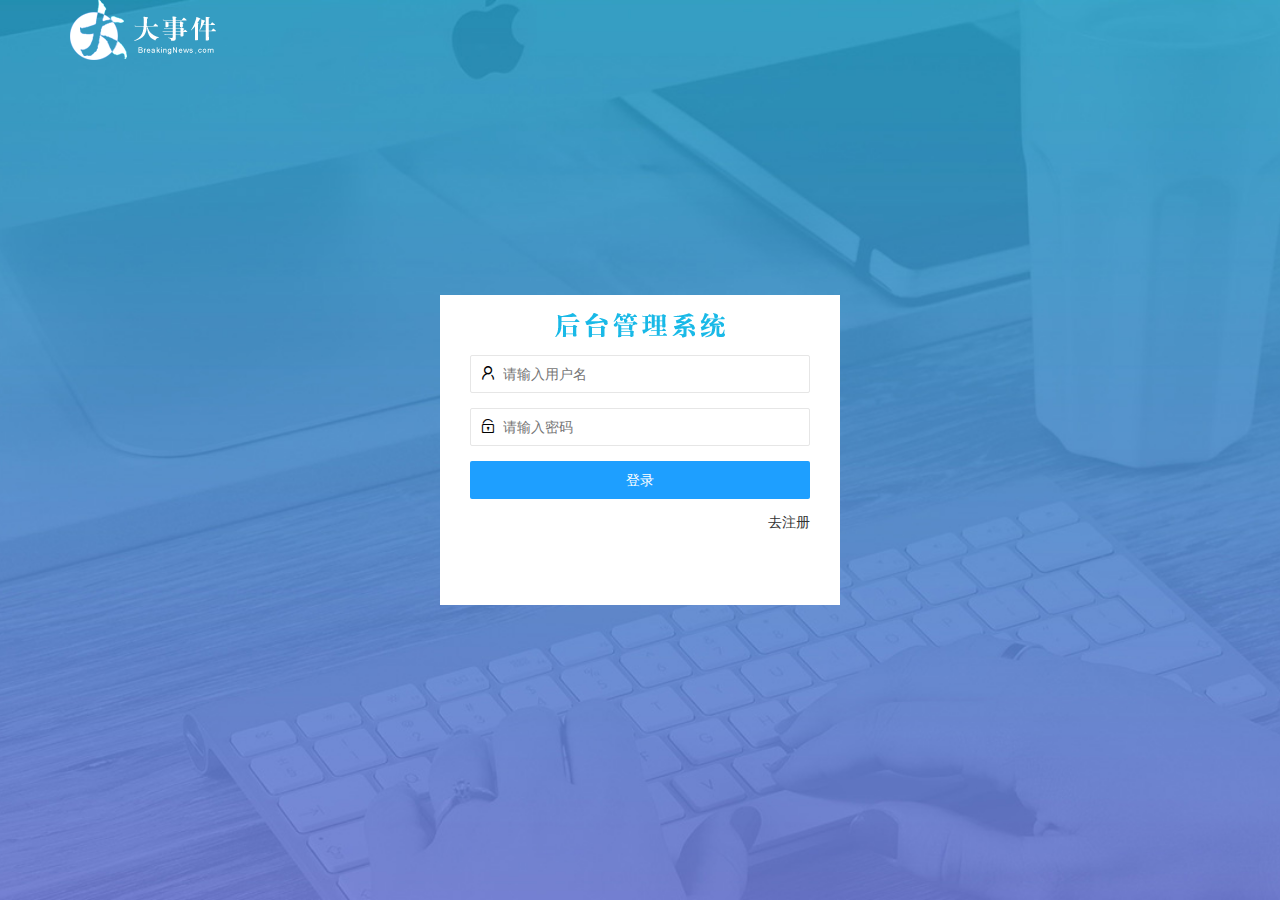
<file: login.html>
<!DOCTYPE html>
<html lang="en">

<head>
    <meta charset="UTF-8">
    <meta http-equiv="X-UA-Compatible" content="IE=edge">
    <meta name="viewport" content="width=device-width, initial-scale=1.0">
    <title>大事件</title>
    <link rel="stylesheet" href="./assets//lib/layui/css/layui.css">
    <link rel="stylesheet" href="./assets/css/login.css">
</head>

<body>
    <div class="layui-main">
        <img src="./assets/images/logo.png" alt="">
    </div>
    <div class="loginBady">
        <div class="titile-logo"></div>
        <div class="loginbox">
            <form class="layui-form" id="loginSubmit" >
                <div class="layui-form-item">
                    <i class="layui-icon layui-icon-username"></i>   
                    <input type="text" name="user" required lay-verify="required" placeholder="请输入用户名"
                        autocomplete="off" class="layui-input">
                </div>
                <div class="layui-form-item">
                    <i class="layui-icon layui-icon-password"></i>   
                    <input type="text" name="password" required lay-verify="required|pwd" placeholder="请输入密码"
                        autocomplete="off" class="layui-input">
                </div>
                <div class="layui-form-item">
                    <button class="layui-btn layui-btn-fluid layui-btn-normal" lay-submit lay-filter="formDemo">登录</button>
                </div>
            </form>
            <a id="link-login" class="links" href="javascript:;">去注册</a>
        </div>
        <div class="regbox">
            <form class="layui-form" id="regSubmit">
                <div class="layui-form-item">
                    <i class="layui-icon layui-icon-username"></i>   
                    <input type="text" name="user" required lay-verify="required" placeholder="请输入用户名"
                        autocomplete="off" class="layui-input">
                </div>
                <div class="layui-form-item">
                    <i class="layui-icon layui-icon-password"></i>   
                    <input type="text" name="password" required lay-verify="required|pwd" placeholder="请输入密码"
                        autocomplete="off" class="layui-input">
                </div>
                <div class="layui-form-item">
                    <i class="layui-icon layui-icon-password"></i>   
                    <input type="text" name="repassword" required lay-verify="required|pwd|repwd" placeholder="请再次输入密码"
                        autocomplete="off" class="layui-input">
                </div>
                <div class="layui-form-item">
                    <button class="layui-btn layui-btn-fluid layui-btn-normal" lay-submit lay-filter="formDemo">注册</button>
                </div>
            </form>
            <a id="link-reg" class="links" href="javascript:;">去登录</a>
        </div>
    </div>

    <script src="./assets/lib/layui/layui.all.js"></script>
    <script src="./assets/lib/jquery.js"></script>
    <script src="./assets/js/baseApi.js"></script>
    <script src="./assets/js/login.js"></script>
</body>

</html>
</file>
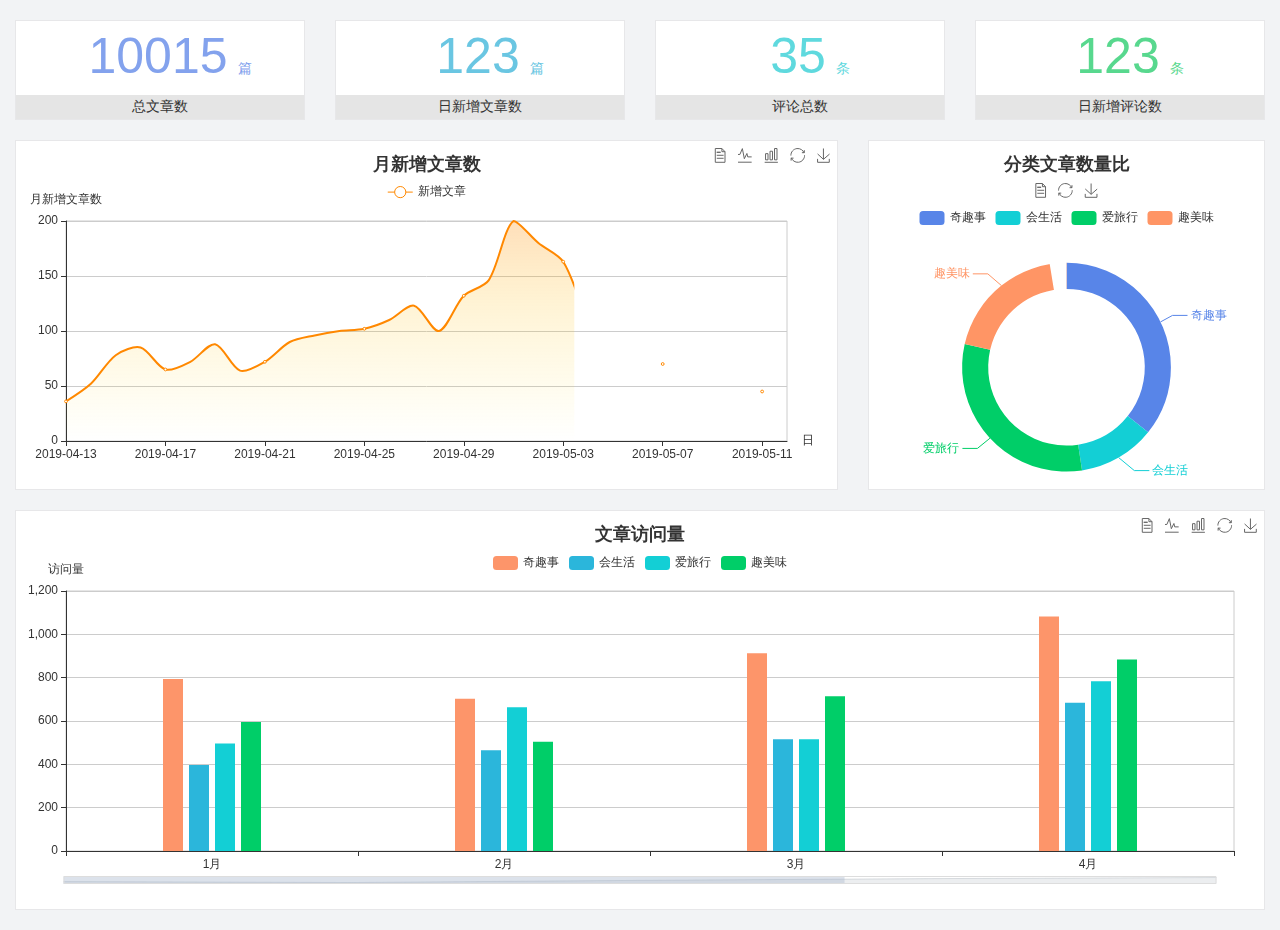
<file: home/dashboard.html>
<!DOCTYPE html>
<html lang="en">

<head>
  <meta charset="UTF-8">
  <meta name="viewport" content="width=device-width, initial-scale=1.0">
  <meta http-equiv="X-UA-Compatible" content="ie=edge">
  <title>图表统计</title>
  <link rel="stylesheet" href="../../assets/lib/bootstrap.css" />
  <link rel="stylesheet" href="../../assets/lib/main.css" />
  <script src="../../assets/lib/jquery.js"></script>
  <script type="text/javascript" src="../../assets/lib/echarts.min.js"></script>
</head>

<body>
  <div class="container-fluid">
    <div class="row spannel_list">
      <div class="col-sm-3 col-xs-6">
        <div class="spannel">
          <em>10015</em><span>篇</span>
          <b>总文章数</b>
        </div>
      </div>
      <div class="col-sm-3 col-xs-6">
        <div class="spannel scolor01">
          <em>123</em><span>篇</span>
          <b>日新增文章数</b>
        </div>
      </div>
      <div class="col-sm-3 col-xs-6">
        <div class="spannel scolor02">
          <em>35</em><span>条</span>
          <b>评论总数</b>
        </div>
      </div>
      <div class="col-sm-3 col-xs-6">
        <div class="spannel scolor03">
          <em>123</em><span>条</span>
          <b>日新增评论数</b>
        </div>
      </div>
    </div>
  </div>

  <div class="container-fluid">
    <div class="row curve-pie">
      <div class="col-lg-8 col-md-8">
        <div class="gragh_pannel" id="curve_show"></div>
      </div>
      <div class="col-lg-4 col-md-4">
        <div class="gragh_pannel" id="pie_show"></div>
      </div>
    </div>
  </div>

  <div class="container-fluid">
    <div class="column_pannel" id="column_show"></div>
  </div>

  <script>
    var oChart = echarts.init(document.getElementById('curve_show'));
    var aList_all = [
      { 'count': 36, 'date': '2019-04-13' },
      { 'count': 52, 'date': '2019-04-14' },
      { 'count': 78, 'date': '2019-04-15' },
      { 'count': 85, 'date': '2019-04-16' },
      { 'count': 65, 'date': '2019-04-17' },
      { 'count': 72, 'date': '2019-04-18' },
      { 'count': 88, 'date': '2019-04-19' },
      { 'count': 64, 'date': '2019-04-20' },
      { 'count': 72, 'date': '2019-04-21' },
      { 'count': 90, 'date': '2019-04-22' },
      { 'count': 96, 'date': '2019-04-23' },
      { 'count': 100, 'date': '2019-04-24' },
      { 'count': 102, 'date': '2019-04-25' },
      { 'count': 110, 'date': '2019-04-26' },
      { 'count': 123, 'date': '2019-04-27' },
      { 'count': 100, 'date': '2019-04-28' },
      { 'count': 132, 'date': '2019-04-29' },
      { 'count': 146, 'date': '2019-04-30' },
      { 'count': 200, 'date': '2019-05-01' },
      { 'count': 180, 'date': '2019-05-02' },
      { 'count': 163, 'date': '2019-05-03' },
      { 'count': 110, 'date': '2019-05-04' },
      { 'count': 80, 'date': '2019-05-05' },
      { 'count': 82, 'date': '2019-05-06' },
      { 'count': 70, 'date': '2019-05-07' },
      { 'count': 65, 'date': '2019-05-08' },
      { 'count': 54, 'date': '2019-05-09' },
      { 'count': 40, 'date': '2019-05-10' },
      { 'count': 45, 'date': '2019-05-11' },
      { 'count': 38, 'date': '2019-05-12' },
    ];

    let aCount = [];
    let aDate = [];

    for (var i = 0; i < aList_all.length; i++) {
      aCount.push(aList_all[i].count);
      aDate.push(aList_all[i].date);
    }

    var chartopt = {
      title: {
        text: '月新增文章数',
        left: 'center',
        top: '10'
      },
      tooltip: {
        trigger: 'axis'
      },
      legend: {
        data: ['新增文章'],
        top: '40'
      },
      toolbox: {
        show: true,
        feature: {
          mark: { show: true },
          dataView: { show: true, readOnly: false },
          magicType: { show: true, type: ['line', 'bar'] },
          restore: { show: true },
          saveAsImage: { show: true }
        }
      },
      calculable: true,
      xAxis: [
        {
          name: '日',
          type: 'category',
          boundaryGap: false,
          data: aDate
        }
      ],
      yAxis: [
        {
          name: '月新增文章数',
          type: 'value'
        }
      ],
      series: [
        {
          name: '新增文章',
          type: 'line',
          smooth: true,
          itemStyle: { normal: { areaStyle: { type: 'default' }, color: '#f80' }, lineStyle: { color: '#f80' } },
          data: aCount
        }],
      areaStyle: {
        normal: {
          color: new echarts.graphic.LinearGradient(0, 0, 0, 1, [{
            offset: 0,
            color: 'rgba(255,136,0,0.39)'
          }, {
            offset: .34,
            color: 'rgba(255,180,0,0.25)'
          }, {
            offset: 1,
            color: 'rgba(255,222,0,0.00)'
          }])

        }
      },
      grid: {
        show: true,
        x: 50,
        x2: 50,
        y: 80,
        height: 220
      }
    };

    oChart.setOption(chartopt);


    var oPie = echarts.init(document.getElementById('pie_show'));
    var oPieopt =
    {
      title: {
        top: 10,
        text: '分类文章数量比',
        x: 'center'
      },
      tooltip: {
        trigger: 'item',
        formatter: "{a} <br/>{b} : {c} ({d}%)"
      },
      color: ['#5885e8', '#13cfd5', '#00ce68', '#ff9565'],
      legend: {
        x: 'center',
        top: 65,
        data: ['奇趣事', '会生活', '爱旅行', '趣美味']
      },
      toolbox: {
        show: true,
        x: 'center',
        top: 35,
        feature: {
          mark: { show: true },
          dataView: { show: true, readOnly: false },
          magicType: {
            show: true,
            type: ['pie', 'funnel'],
            option: {
              funnel: {
                x: '25%',
                width: '50%',
                funnelAlign: 'left',
                max: 1548
              }
            }
          },
          restore: { show: true },
          saveAsImage: { show: true }
        }
      },
      calculable: true,
      series: [
        {
          name: '访问来源',
          type: 'pie',
          radius: ['45%', '60%'],
          center: ['50%', '65%'],
          data: [
            { value: 300, name: '奇趣事' },
            { value: 100, name: '会生活' },
            { value: 260, name: '爱旅行' },
            { value: 180, name: '趣美味' }
          ]
        }
      ]
    };
    oPie.setOption(oPieopt);



    var oColumn = this.echarts.init(document.getElementById('column_show'));
    var oColumnopt =
    {
      title: {
        text: '文章访问量',
        left: 'center',
        top: '10'
      },
      tooltip: {
        trigger: 'axis'
      },
      legend: {
        data: ['奇趣事', '会生活', '爱旅行', '趣美味'],
        top: '40'
      },
      toolbox: {
        show: true,
        feature: {
          mark: { show: true },
          dataView: { show: true, readOnly: false },
          magicType: { show: true, type: ['line', 'bar'] },
          restore: { show: true },
          saveAsImage: { show: true }
        }
      },
      calculable: true,
      xAxis: [
        {
          type: 'category',
          data: ['1月', '2月', '3月', '4月', '5月']
        }
      ],
      yAxis: [
        {
          name: '访问量',
          type: 'value'
        }
      ],
      series: [
        {
          name: '奇趣事',
          type: 'bar',
          barWidth: 20,
          itemStyle: {
            normal: { areaStyle: { type: 'default' }, color: '#fd956a' }
          },
          data: [800, 708, 920, 1090, 1200]
        },
        {
          name: '会生活',
          type: 'bar',
          barWidth: 20,
          itemStyle: {
            normal: { areaStyle: { type: 'default' }, color: '#2bb6db' }
          },
          data: [400, 468, 520, 690, 800]
        },
        {
          name: '爱旅行',
          type: 'bar',
          barWidth: 20,
          itemStyle: {
            normal: { areaStyle: { type: 'default' }, color: '#13cfd5' }
          },
          data: [500, 668, 520, 790, 900]
        },
        {
          name: '趣美味',
          type: 'bar',
          barWidth: 20,
          itemStyle: {
            normal: { areaStyle: { type: 'default' }, color: '#00ce68' }
          },
          data: [600, 508, 720, 890, 1000]
        }
      ],
      grid: {
        show: true,
        x: 50,
        x2: 30,
        y: 80,
        height: 260
      },
      dataZoom: [//给x轴设置滚动条
        {
          start: 0,//默认为0
          end: 100 - 1000 / 31,//默认为100
          type: 'slider',
          show: true,
          xAxisIndex: [0],
          handleSize: 0,//滑动条的 左右2个滑动条的大小
          height: 8,//组件高度
          left: 45, //左边的距离
          right: 50,//右边的距离
          bottom: 26,//右边的距离
          handleColor: '#ddd',//h滑动图标的颜色
          handleStyle: {
            borderColor: "#cacaca",
            borderWidth: "1",
            shadowBlur: 2,
            background: "#ddd",
            shadowColor: "#ddd",
          }
        }]
    };
    oColumn.setOption(oColumnopt);
  </script>
</body>

</html>
</file>
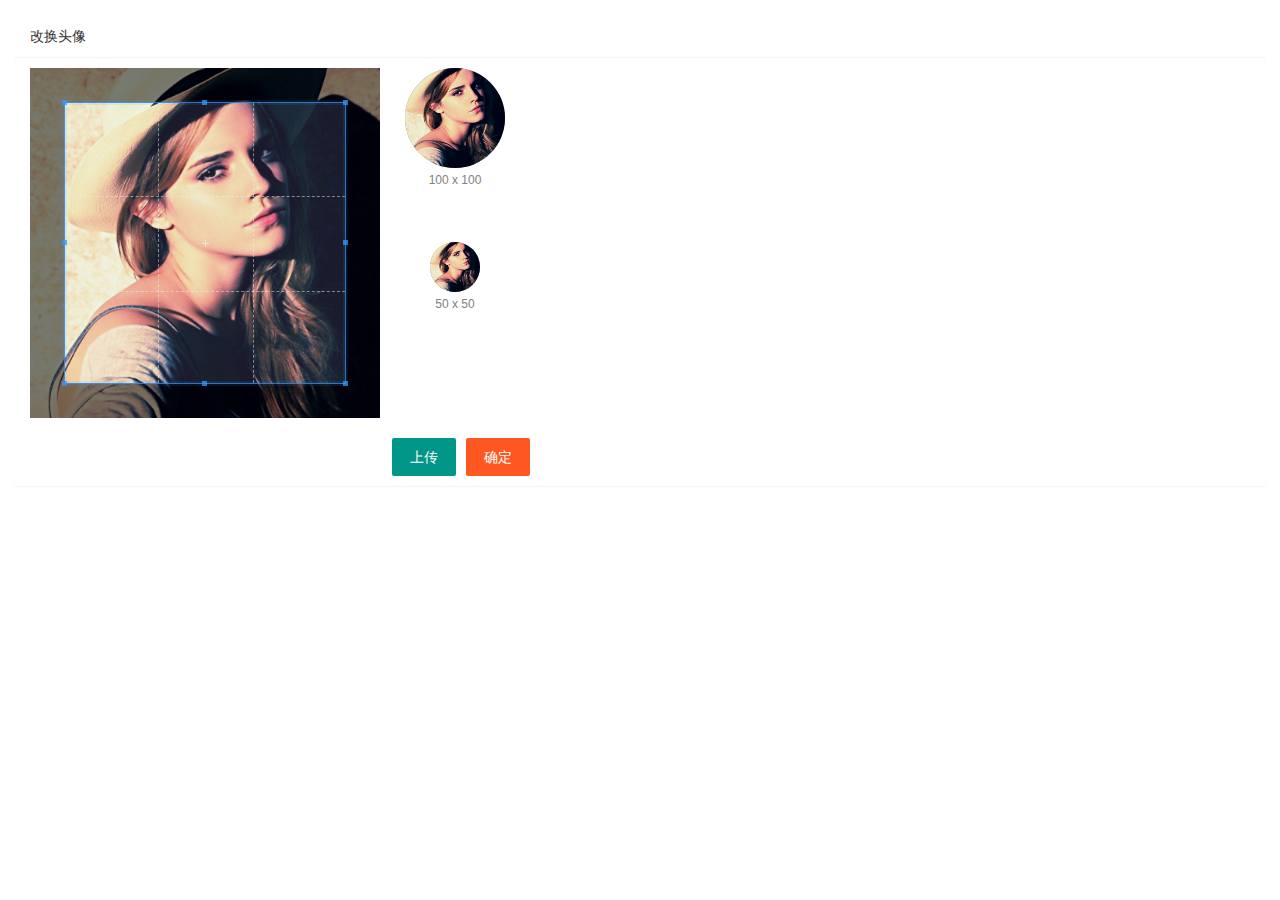
<file: user/user_ava.html>
<!DOCTYPE html>
<html lang="en">
<head>
    <meta charset="UTF-8">
    <meta http-equiv="X-UA-Compatible" content="IE=edge">
    <meta name="viewport" content="width=device-width, initial-scale=1.0">
    <title>Document</title>
    <link rel="stylesheet" href="/assets/lib/cropper//cropper.css" />
    <link rel="stylesheet" href="/assets/lib/layui/css/layui.css">
    <link rel="stylesheet" href="/assets/css/user/user_ava.css">
</head>
<body>
    <div class="layui-card">
        <div class="layui-card-header">改换头像</div>
        <div class="layui-card-body">
            <!-- 第一行的图片裁剪和预览区域 -->
     <div class="row1">
        <!-- 图片裁剪区域 -->
        <div class="cropper-box">
          <!-- 这个 img 标签很重要，将来会把它初始化为裁剪区域 -->
          <img id="image" src="/assets/images/sample.jpg" />
        </div>
        <!-- 图片的预览区域 -->
        <div class="preview-box">
          <div>
            <!-- 宽高为 100px 的预览区域 -->
            <div class="img-preview w100"></div>
            <p class="size">100 x 100</p>
          </div>
          <div>
            <!-- 宽高为 50px 的预览区域 -->
            <div class="img-preview w50"></div>
            <p class="size">50 x 50</p>
          </div>
        </div>
      </div>
    
      <!-- 第二行的按钮区域 -->
      <div class="row2">
          <input type="file" id="file" accept="image/png,image/jpeg">
        <button type="button" class="layui-btn" id="filebtn">上传</button>
        <button type="button" class="layui-btn layui-btn-danger" id="upLoadimg">确定</button>
      </div>
        </div>
      </div>
    
    <script src="/assets/lib/jquery.js"></script>
    <script src="/assets/lib/cropper/Cropper.js"></script>
   <script src="/assets/lib/cropper/jquery-cropper.js"></script>
    <script src="/assets/lib/layui/layui.all.js"></script>
    <script src="/assets/js/baseApi.js"></script>
    <script src="/assets/js/user/user_ava.js"></script>
</body>
</html>
</file>
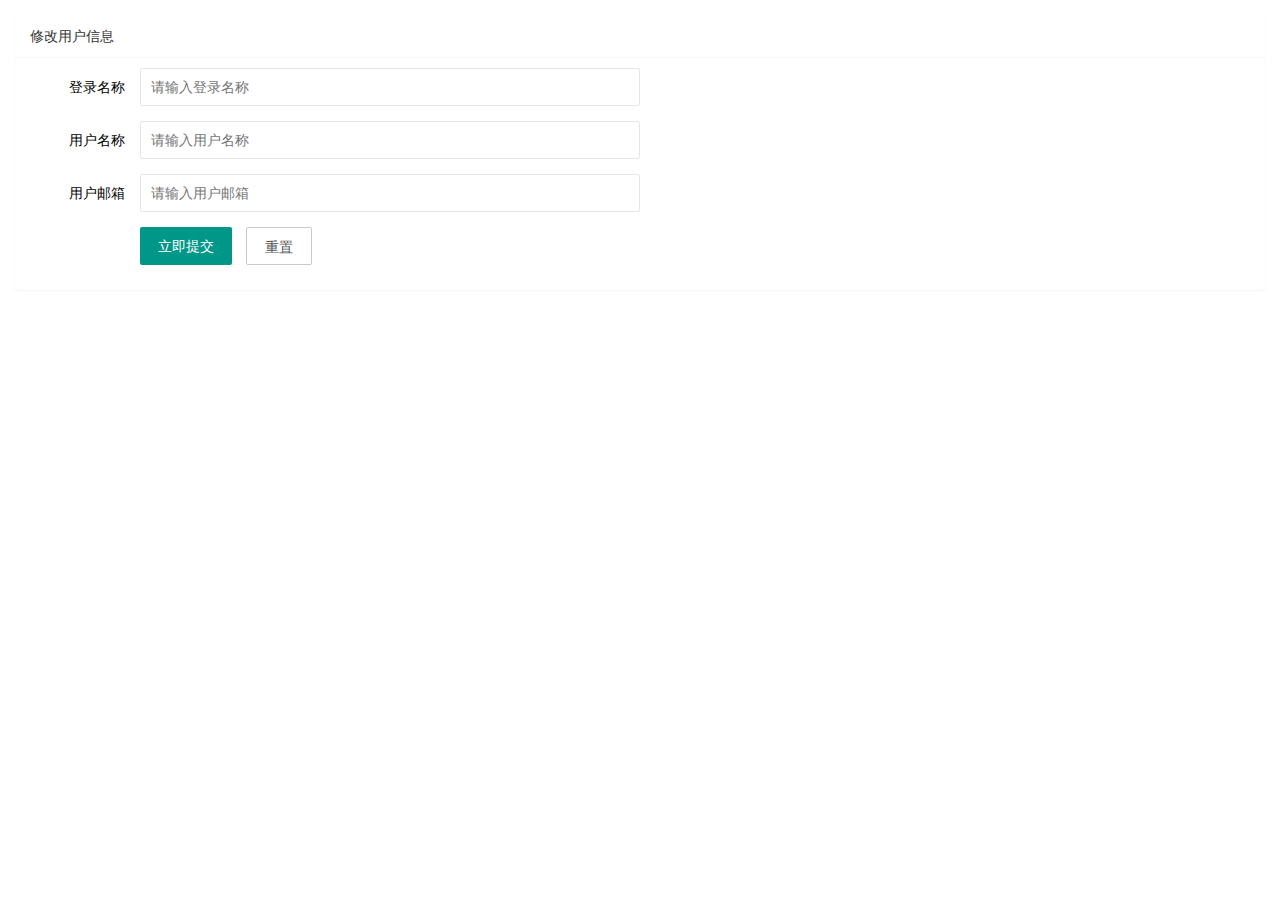
<file: user/user_info.html>
<!DOCTYPE html>
<html lang="en">

<head>
    <meta charset="UTF-8">
    <meta http-equiv="X-UA-Compatible" content="IE=edge">
    <meta name="viewport" content="width=device-width, initial-scale=1.0">
    <title>Document</title>
    <link rel="stylesheet" href="/assets/lib/layui/css/layui.css">
    <link rel="stylesheet" href="/assets/css/user/user_info.css">
</head>

<body>
    <div class="layui-card">
        <div class="layui-card-header">修改用户信息</div>
        <div class="layui-card-body">
            <form class="layui-form" lay-filter="user_tab_info">

                <input type="hidden" name="id" autocomplete="off" required lay-verify="required" class="layui-input">

                <div class="layui-form-item">
                    <label class="layui-form-label">登录名称</label>
                    <div class="layui-input-block">
                        <input type="text" name="username" required lay-verify="required" placeholder="请输入登录名称"
                            autocomplete="off" class="layui-input" readonly>
                    </div>
                </div>

                <div class="layui-form-item">
                    <label class="layui-form-label">用户名称</label>
                    <div class="layui-input-block">
                        <input type="text" name="nickname" required lay-verify="required|nameLength" placeholder="请输入用户名称"
                            autocomplete="off" class="layui-input">
                    </div>
                </div>

                <div class="layui-form-item">
                    <label class="layui-form-label">用户邮箱</label>
                    <div class="layui-input-block">
                        <input type="text" name="email" required lay-verify="required|email" placeholder="请输入用户邮箱"
                            autocomplete="off" class="layui-input">
                    </div>
                </div>

                <div class="layui-form-item">
                    <div class="layui-input-block">
                        <button class="layui-btn" lay-submit lay-filter="formDemo" id="btnSubmit">立即提交</button>
                        <button type="reset" class="layui-btn layui-btn-primary" id="btn">重置</button>
                    </div>
                </div>
            </form>
        </div>
    </div>

    <script src="/assets/lib/layui/layui.all.js"></script>
    <script src="/assets/lib/jquery.js"></script>
    <script src="/assets/js/baseApi.js"></script>
    <script src="/assets/js/user/user_info.js"></script>
</body>

</html>
</file>
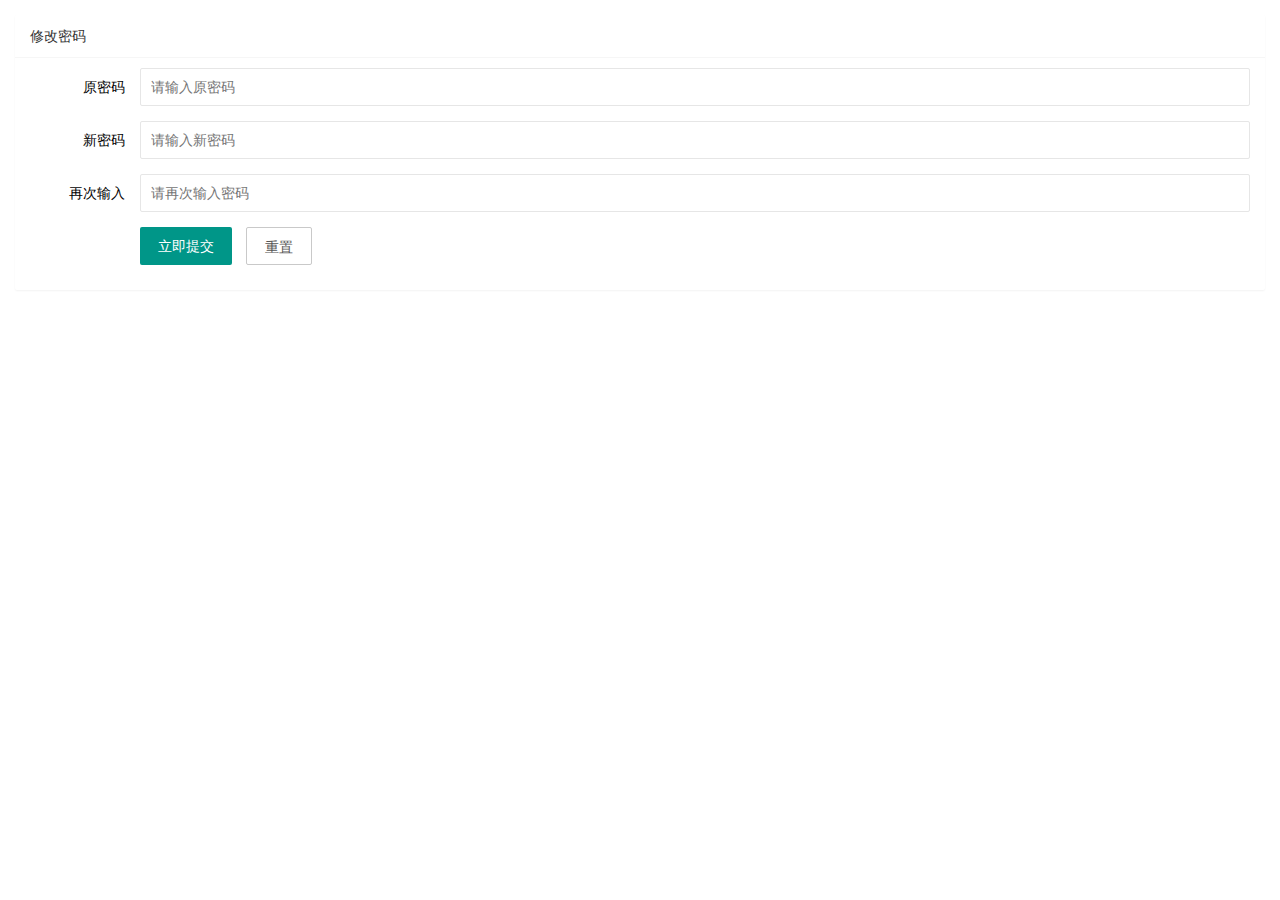
<file: user/user_pwd.html>
<!DOCTYPE html>
<html lang="en">

<head>
    <meta charset="UTF-8">
    <meta http-equiv="X-UA-Compatible" content="IE=edge">
    <meta name="viewport" content="width=device-width, initial-scale=1.0">
    <title>Document</title>
    <link rel="stylesheet" href="/assets/lib/layui/css/layui.css">
    <link rel="stylesheet" href="/assets/css/user/user_pwd.css">
</head>

<body>
    <div class="layui-card">
        <div class="layui-card-header">修改密码</div>
        <div class="layui-card-body">
            <form class="layui-form">
                <div class="layui-form-item">
                    <label class="layui-form-label">原密码</label>
                    <div class="layui-input-block">
                        <input type="password" name="oldPwd" required lay-verify="required|pwd" placeholder="请输入原密码"
                            autocomplete="off" class="layui-input">
                    </div>
                </div>

                <div class="layui-form-item">
                    <label class="layui-form-label">新密码</label>
                    <div class="layui-input-block">
                        <input type="password" name="newPwd" required lay-verify="required|pwd|newpadverify" placeholder="请输入新密码"
                            autocomplete="off" class="layui-input">
                    </div>
                </div>

                <div class="layui-form-item">
                    <label class="layui-form-label">再次输入</label>
                    <div class="layui-input-block">
                        <input type="password" name="rePwd" required lay-verify="required|pwd|repadverify" placeholder="请再次输入密码"
                            autocomplete="off" class="layui-input">
                    </div>
                </div>

                <div class="layui-form-item">
                    <div class="layui-input-block">
                      <button class="layui-btn" lay-submit lay-filter="formDemo">立即提交</button>
                      <button type="reset" class="layui-btn layui-btn-primary">重置</button>
                    </div>
                  </div>
            </form>
        </div>
    </div>
    <script src="/assets/lib/layui/layui.all.js"></script>
    <script src="/assets/lib/jquery.js"></script>
    <script src="/assets/js/baseApi.js"></script>
    <script src="/assets/js/user/user_pwd.js"></script>
</body>

</html>
</file>
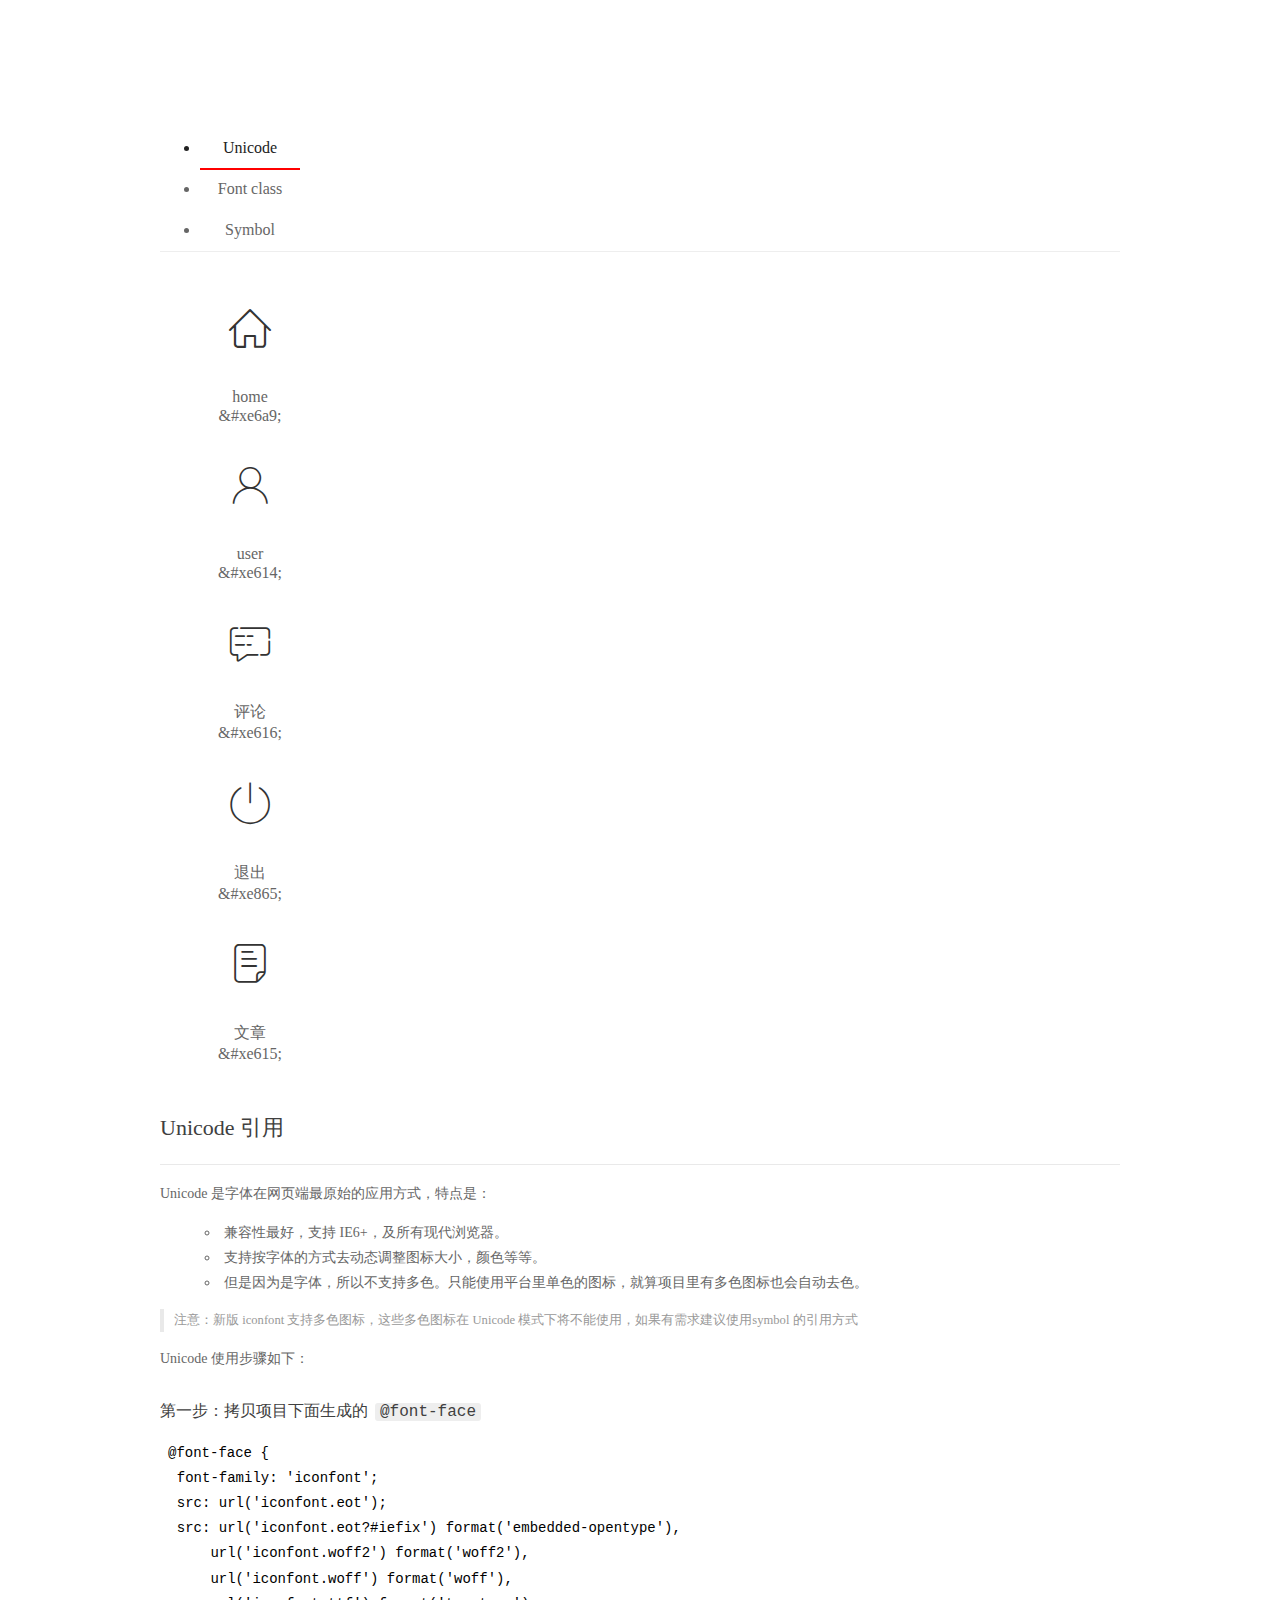
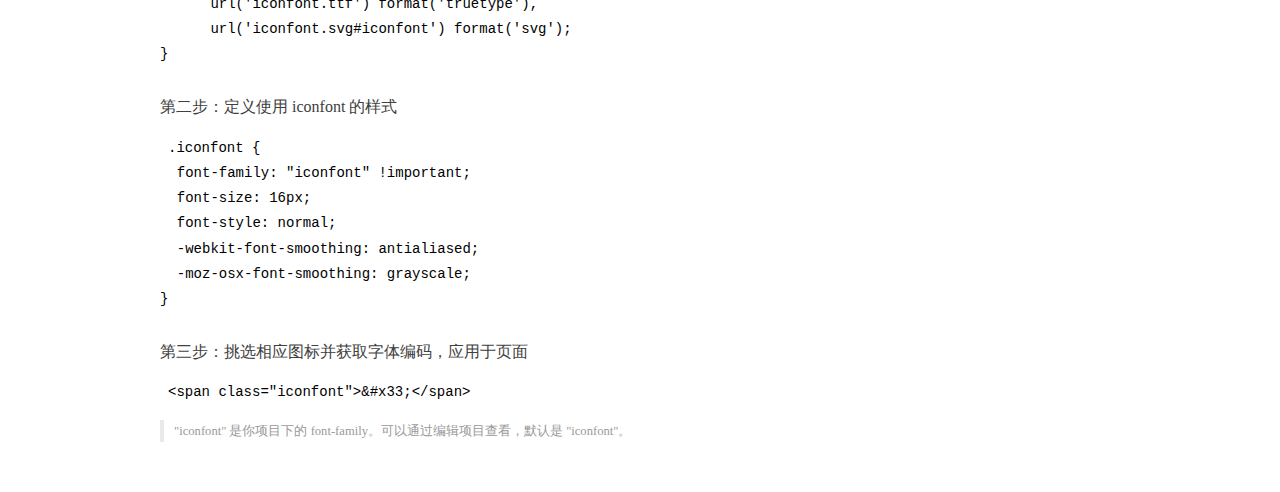
<file: assets/fonts/demo_index.html>
<!DOCTYPE html>
<html>
<head>
  <meta charset="utf-8"/>
  <title>IconFont Demo</title>
  <link rel="shortcut icon" href="https://gtms04.alicdn.com/tps/i4/TB1_oz6GVXXXXaFXpXXJDFnIXXX-64-64.ico" type="image/x-icon"/>
  <link rel="stylesheet" href="https://g.alicdn.com/thx/cube/1.3.2/cube.min.css">
  <link rel="stylesheet" href="demo.css">
  <link rel="stylesheet" href="iconfont.css">
  <script src="iconfont.js"></script>
  <!-- jQuery -->
  <script src="https://a1.alicdn.com/oss/uploads/2018/12/26/7bfddb60-08e8-11e9-9b04-53e73bb6408b.js"></script>
  <!-- 代码高亮 -->
  <script src="https://a1.alicdn.com/oss/uploads/2018/12/26/a3f714d0-08e6-11e9-8a15-ebf944d7534c.js"></script>
</head>
<body>
  <div class="main">
    <h1 class="logo"><a href="https://www.iconfont.cn/" title="iconfont 首页" target="_blank">&#xe86b;</a></h1>
    <div class="nav-tabs">
      <ul id="tabs" class="dib-box">
        <li class="dib active"><span>Unicode</span></li>
        <li class="dib"><span>Font class</span></li>
        <li class="dib"><span>Symbol</span></li>
      </ul>
      
    </div>
    <div class="tab-container">
      <div class="content unicode" style="display: block;">
          <ul class="icon_lists dib-box">
          
            <li class="dib">
              <span class="icon iconfont">&#xe6a9;</span>
                <div class="name">home</div>
                <div class="code-name">&amp;#xe6a9;</div>
              </li>
          
            <li class="dib">
              <span class="icon iconfont">&#xe614;</span>
                <div class="name">user</div>
                <div class="code-name">&amp;#xe614;</div>
              </li>
          
            <li class="dib">
              <span class="icon iconfont">&#xe616;</span>
                <div class="name">评论</div>
                <div class="code-name">&amp;#xe616;</div>
              </li>
          
            <li class="dib">
              <span class="icon iconfont">&#xe865;</span>
                <div class="name">退出</div>
                <div class="code-name">&amp;#xe865;</div>
              </li>
          
            <li class="dib">
              <span class="icon iconfont">&#xe615;</span>
                <div class="name">文章</div>
                <div class="code-name">&amp;#xe615;</div>
              </li>
          
          </ul>
          <div class="article markdown">
          <h2 id="unicode-">Unicode 引用</h2>
          <hr>

          <p>Unicode 是字体在网页端最原始的应用方式，特点是：</p>
          <ul>
            <li>兼容性最好，支持 IE6+，及所有现代浏览器。</li>
            <li>支持按字体的方式去动态调整图标大小，颜色等等。</li>
            <li>但是因为是字体，所以不支持多色。只能使用平台里单色的图标，就算项目里有多色图标也会自动去色。</li>
          </ul>
          <blockquote>
            <p>注意：新版 iconfont 支持多色图标，这些多色图标在 Unicode 模式下将不能使用，如果有需求建议使用symbol 的引用方式</p>
          </blockquote>
          <p>Unicode 使用步骤如下：</p>
          <h3 id="-font-face">第一步：拷贝项目下面生成的 <code>@font-face</code></h3>
<pre><code class="language-css"
>@font-face {
  font-family: 'iconfont';
  src: url('iconfont.eot');
  src: url('iconfont.eot?#iefix') format('embedded-opentype'),
      url('iconfont.woff2') format('woff2'),
      url('iconfont.woff') format('woff'),
      url('iconfont.ttf') format('truetype'),
      url('iconfont.svg#iconfont') format('svg');
}
</code></pre>
          <h3 id="-iconfont-">第二步：定义使用 iconfont 的样式</h3>
<pre><code class="language-css"
>.iconfont {
  font-family: "iconfont" !important;
  font-size: 16px;
  font-style: normal;
  -webkit-font-smoothing: antialiased;
  -moz-osx-font-smoothing: grayscale;
}
</code></pre>
          <h3 id="-">第三步：挑选相应图标并获取字体编码，应用于页面</h3>
<pre>
<code class="language-html"
>&lt;span class="iconfont"&gt;&amp;#x33;&lt;/span&gt;
</code></pre>
          <blockquote>
            <p>"iconfont" 是你项目下的 font-family。可以通过编辑项目查看，默认是 "iconfont"。</p>
          </blockquote>
          </div>
      </div>
      <div class="content font-class">
        <ul class="icon_lists dib-box">
          
          <li class="dib">
            <span class="icon iconfont icon-home"></span>
            <div class="name">
              home
            </div>
            <div class="code-name">.icon-home
            </div>
          </li>
          
          <li class="dib">
            <span class="icon iconfont icon-user"></span>
            <div class="name">
              user
            </div>
            <div class="code-name">.icon-user
            </div>
          </li>
          
          <li class="dib">
            <span class="icon iconfont icon-pinglun"></span>
            <div class="name">
              评论
            </div>
            <div class="code-name">.icon-pinglun
            </div>
          </li>
          
          <li class="dib">
            <span class="icon iconfont icon-tuichu"></span>
            <div class="name">
              退出
            </div>
            <div class="code-name">.icon-tuichu
            </div>
          </li>
          
          <li class="dib">
            <span class="icon iconfont icon-16"></span>
            <div class="name">
              文章
            </div>
            <div class="code-name">.icon-16
            </div>
          </li>
          
        </ul>
        <div class="article markdown">
        <h2 id="font-class-">font-class 引用</h2>
        <hr>

        <p>font-class 是 Unicode 使用方式的一种变种，主要是解决 Unicode 书写不直观，语意不明确的问题。</p>
        <p>与 Unicode 使用方式相比，具有如下特点：</p>
        <ul>
          <li>兼容性良好，支持 IE8+，及所有现代浏览器。</li>
          <li>相比于 Unicode 语意明确，书写更直观。可以很容易分辨这个 icon 是什么。</li>
          <li>因为使用 class 来定义图标，所以当要替换图标时，只需要修改 class 里面的 Unicode 引用。</li>
          <li>不过因为本质上还是使用的字体，所以多色图标还是不支持的。</li>
        </ul>
        <p>使用步骤如下：</p>
        <h3 id="-fontclass-">第一步：引入项目下面生成的 fontclass 代码：</h3>
<pre><code class="language-html">&lt;link rel="stylesheet" href="./iconfont.css"&gt;
</code></pre>
        <h3 id="-">第二步：挑选相应图标并获取类名，应用于页面：</h3>
<pre><code class="language-html">&lt;span class="iconfont icon-xxx"&gt;&lt;/span&gt;
</code></pre>
        <blockquote>
          <p>"
            iconfont" 是你项目下的 font-family。可以通过编辑项目查看，默认是 "iconfont"。</p>
        </blockquote>
      </div>
      </div>
      <div class="content symbol">
          <ul class="icon_lists dib-box">
          
            <li class="dib">
                <svg class="icon svg-icon" aria-hidden="true">
                  <use xlink:href="#icon-home"></use>
                </svg>
                <div class="name">home</div>
                <div class="code-name">#icon-home</div>
            </li>
          
            <li class="dib">
                <svg class="icon svg-icon" aria-hidden="true">
                  <use xlink:href="#icon-user"></use>
                </svg>
                <div class="name">user</div>
                <div class="code-name">#icon-user</div>
            </li>
          
            <li class="dib">
                <svg class="icon svg-icon" aria-hidden="true">
                  <use xlink:href="#icon-pinglun"></use>
                </svg>
                <div class="name">评论</div>
                <div class="code-name">#icon-pinglun</div>
            </li>
          
            <li class="dib">
                <svg class="icon svg-icon" aria-hidden="true">
                  <use xlink:href="#icon-tuichu"></use>
                </svg>
                <div class="name">退出</div>
                <div class="code-name">#icon-tuichu</div>
            </li>
          
            <li class="dib">
                <svg class="icon svg-icon" aria-hidden="true">
                  <use xlink:href="#icon-16"></use>
                </svg>
                <div class="name">文章</div>
                <div class="code-name">#icon-16</div>
            </li>
          
          </ul>
          <div class="article markdown">
          <h2 id="symbol-">Symbol 引用</h2>
          <hr>

          <p>这是一种全新的使用方式，应该说这才是未来的主流，也是平台目前推荐的用法。相关介绍可以参考这篇<a href="">文章</a>
            这种用法其实是做了一个 SVG 的集合，与另外两种相比具有如下特点：</p>
          <ul>
            <li>支持多色图标了，不再受单色限制。</li>
            <li>通过一些技巧，支持像字体那样，通过 <code>font-size</code>, <code>color</code> 来调整样式。</li>
            <li>兼容性较差，支持 IE9+，及现代浏览器。</li>
            <li>浏览器渲染 SVG 的性能一般，还不如 png。</li>
          </ul>
          <p>使用步骤如下：</p>
          <h3 id="-symbol-">第一步：引入项目下面生成的 symbol 代码：</h3>
<pre><code class="language-html">&lt;script src="./iconfont.js"&gt;&lt;/script&gt;
</code></pre>
          <h3 id="-css-">第二步：加入通用 CSS 代码（引入一次就行）：</h3>
<pre><code class="language-html">&lt;style&gt;
.icon {
  width: 1em;
  height: 1em;
  vertical-align: -0.15em;
  fill: currentColor;
  overflow: hidden;
}
&lt;/style&gt;
</code></pre>
          <h3 id="-">第三步：挑选相应图标并获取类名，应用于页面：</h3>
<pre><code class="language-html">&lt;svg class="icon" aria-hidden="true"&gt;
  &lt;use xlink:href="#icon-xxx"&gt;&lt;/use&gt;
&lt;/svg&gt;
</code></pre>
          </div>
      </div>

    </div>
  </div>
  <script>
  $(document).ready(function () {
      $('.tab-container .content:first').show()

      $('#tabs li').click(function (e) {
        var tabContent = $('.tab-container .content')
        var index = $(this).index()

        if ($(this).hasClass('active')) {
          return
        } else {
          $('#tabs li').removeClass('active')
          $(this).addClass('active')

          tabContent.hide().eq(index).fadeIn()
        }
      })
    })
  </script>
</body>
</html>
</file>
<file: assets/lib/layui/css/layui.css>
/** layui-v2.5.5 MIT License By https://www.layui.com */
 .layui-inline,img{display:inline-block;vertical-align:middle}h1,h2,h3,h4,h5,h6{font-weight:400}.layui-edge,.layui-header,.layui-inline,.layui-main{position:relative}.layui-body,.layui-edge,.layui-elip{overflow:hidden}.layui-btn,.layui-edge,.layui-inline,img{vertical-align:middle}.layui-btn,.layui-disabled,.layui-icon,.layui-unselect{-moz-user-select:none;-webkit-user-select:none;-ms-user-select:none}.layui-elip,.layui-form-checkbox span,.layui-form-pane .layui-form-label{text-overflow:ellipsis;white-space:nowrap}.layui-breadcrumb,.layui-tree-btnGroup{visibility:hidden}blockquote,body,button,dd,div,dl,dt,form,h1,h2,h3,h4,h5,h6,input,li,ol,p,pre,td,textarea,th,ul{margin:0;padding:0;-webkit-tap-highlight-color:rgba(0,0,0,0)}a:active,a:hover{outline:0}img{border:none}li{list-style:none}table{border-collapse:collapse;border-spacing:0}h4,h5,h6{font-size:100%}button,input,optgroup,option,select,textarea{font-family:inherit;font-size:inherit;font-style:inherit;font-weight:inherit;outline:0}pre{white-space:pre-wrap;white-space:-moz-pre-wrap;white-space:-pre-wrap;white-space:-o-pre-wrap;word-wrap:break-word}body{line-height:24px;font:14px Helvetica Neue,Helvetica,PingFang SC,Tahoma,Arial,sans-serif}hr{height:1px;margin:10px 0;border:0;clear:both}a{color:#333;text-decoration:none}a:hover{color:#777}a cite{font-style:normal;*cursor:pointer}.layui-border-box,.layui-border-box *{box-sizing:border-box}.layui-box,.layui-box *{box-sizing:content-box}.layui-clear{clear:both;*zoom:1}.layui-clear:after{content:'\20';clear:both;*zoom:1;display:block;height:0}.layui-inline{*display:inline;*zoom:1}.layui-edge{display:inline-block;width:0;height:0;border-width:6px;border-style:dashed;border-color:transparent}.layui-edge-top{top:-4px;border-bottom-color:#999;border-bottom-style:solid}.layui-edge-right{border-left-color:#999;border-left-style:solid}.layui-edge-bottom{top:2px;border-top-color:#999;border-top-style:solid}.layui-edge-left{border-right-color:#999;border-right-style:solid}.layui-disabled,.layui-disabled:hover{color:#d2d2d2!important;cursor:not-allowed!important}.layui-circle{border-radius:100%}.layui-show{display:block!important}.layui-hide{display:none!important}@font-face{font-family:layui-icon;src:url(../font/iconfont.eot?v=250);src:url(../font/iconfont.eot?v=250#iefix) format('embedded-opentype'),url(../font/iconfont.woff2?v=250) format('woff2'),url(../font/iconfont.woff?v=250) format('woff'),url(../font/iconfont.ttf?v=250) format('truetype'),url(../font/iconfont.svg?v=250#layui-icon) format('svg')}.layui-icon{font-family:layui-icon!important;font-size:16px;font-style:normal;-webkit-font-smoothing:antialiased;-moz-osx-font-smoothing:grayscale}.layui-icon-reply-fill:before{content:"\e611"}.layui-icon-set-fill:before{content:"\e614"}.layui-icon-menu-fill:before{content:"\e60f"}.layui-icon-search:before{content:"\e615"}.layui-icon-share:before{content:"\e641"}.layui-icon-set-sm:before{content:"\e620"}.layui-icon-engine:before{content:"\e628"}.layui-icon-close:before{content:"\1006"}.layui-icon-close-fill:before{content:"\1007"}.layui-icon-chart-screen:before{content:"\e629"}.layui-icon-star:before{content:"\e600"}.layui-icon-circle-dot:before{content:"\e617"}.layui-icon-chat:before{content:"\e606"}.layui-icon-release:before{content:"\e609"}.layui-icon-list:before{content:"\e60a"}.layui-icon-chart:before{content:"\e62c"}.layui-icon-ok-circle:before{content:"\1005"}.layui-icon-layim-theme:before{content:"\e61b"}.layui-icon-table:before{content:"\e62d"}.layui-icon-right:before{content:"\e602"}.layui-icon-left:before{content:"\e603"}.layui-icon-cart-simple:before{content:"\e698"}.layui-icon-face-cry:before{content:"\e69c"}.layui-icon-face-smile:before{content:"\e6af"}.layui-icon-survey:before{content:"\e6b2"}.layui-icon-tree:before{content:"\e62e"}.layui-icon-upload-circle:before{content:"\e62f"}.layui-icon-add-circle:before{content:"\e61f"}.layui-icon-download-circle:before{content:"\e601"}.layui-icon-templeate-1:before{content:"\e630"}.layui-icon-util:before{content:"\e631"}.layui-icon-face-surprised:before{content:"\e664"}.layui-icon-edit:before{content:"\e642"}.layui-icon-speaker:before{content:"\e645"}.layui-icon-down:before{content:"\e61a"}.layui-icon-file:before{content:"\e621"}.layui-icon-layouts:before{content:"\e632"}.layui-icon-rate-half:before{content:"\e6c9"}.layui-icon-add-circle-fine:before{content:"\e608"}.layui-icon-prev-circle:before{content:"\e633"}.layui-icon-read:before{content:"\e705"}.layui-icon-404:before{content:"\e61c"}.layui-icon-carousel:before{content:"\e634"}.layui-icon-help:before{content:"\e607"}.layui-icon-code-circle:before{content:"\e635"}.layui-icon-water:before{content:"\e636"}.layui-icon-username:before{content:"\e66f"}.layui-icon-find-fill:before{content:"\e670"}.layui-icon-about:before{content:"\e60b"}.layui-icon-location:before{content:"\e715"}.layui-icon-up:before{content:"\e619"}.layui-icon-pause:before{content:"\e651"}.layui-icon-date:before{content:"\e637"}.layui-icon-layim-uploadfile:before{content:"\e61d"}.layui-icon-delete:before{content:"\e640"}.layui-icon-play:before{content:"\e652"}.layui-icon-top:before{content:"\e604"}.layui-icon-friends:before{content:"\e612"}.layui-icon-refresh-3:before{content:"\e9aa"}.layui-icon-ok:before{content:"\e605"}.layui-icon-layer:before{content:"\e638"}.layui-icon-face-smile-fine:before{content:"\e60c"}.layui-icon-dollar:before{content:"\e659"}.layui-icon-group:before{content:"\e613"}.layui-icon-layim-download:before{content:"\e61e"}.layui-icon-picture-fine:before{content:"\e60d"}.layui-icon-link:before{content:"\e64c"}.layui-icon-diamond:before{content:"\e735"}.layui-icon-log:before{content:"\e60e"}.layui-icon-rate-solid:before{content:"\e67a"}.layui-icon-fonts-del:before{content:"\e64f"}.layui-icon-unlink:before{content:"\e64d"}.layui-icon-fonts-clear:before{content:"\e639"}.layui-icon-triangle-r:before{content:"\e623"}.layui-icon-circle:before{content:"\e63f"}.layui-icon-radio:before{content:"\e643"}.layui-icon-align-center:before{content:"\e647"}.layui-icon-align-right:before{content:"\e648"}.layui-icon-align-left:before{content:"\e649"}.layui-icon-loading-1:before{content:"\e63e"}.layui-icon-return:before{content:"\e65c"}.layui-icon-fonts-strong:before{content:"\e62b"}.layui-icon-upload:before{content:"\e67c"}.layui-icon-dialogue:before{content:"\e63a"}.layui-icon-video:before{content:"\e6ed"}.layui-icon-headset:before{content:"\e6fc"}.layui-icon-cellphone-fine:before{content:"\e63b"}.layui-icon-add-1:before{content:"\e654"}.layui-icon-face-smile-b:before{content:"\e650"}.layui-icon-fonts-html:before{content:"\e64b"}.layui-icon-form:before{content:"\e63c"}.layui-icon-cart:before{content:"\e657"}.layui-icon-camera-fill:before{content:"\e65d"}.layui-icon-tabs:before{content:"\e62a"}.layui-icon-fonts-code:before{content:"\e64e"}.layui-icon-fire:before{content:"\e756"}.layui-icon-set:before{content:"\e716"}.layui-icon-fonts-u:before{content:"\e646"}.layui-icon-triangle-d:before{content:"\e625"}.layui-icon-tips:before{content:"\e702"}.layui-icon-picture:before{content:"\e64a"}.layui-icon-more-vertical:before{content:"\e671"}.layui-icon-flag:before{content:"\e66c"}.layui-icon-loading:before{content:"\e63d"}.layui-icon-fonts-i:before{content:"\e644"}.layui-icon-refresh-1:before{content:"\e666"}.layui-icon-rmb:before{content:"\e65e"}.layui-icon-home:before{content:"\e68e"}.layui-icon-user:before{content:"\e770"}.layui-icon-notice:before{content:"\e667"}.layui-icon-login-weibo:before{content:"\e675"}.layui-icon-voice:before{content:"\e688"}.layui-icon-upload-drag:before{content:"\e681"}.layui-icon-login-qq:before{content:"\e676"}.layui-icon-snowflake:before{content:"\e6b1"}.layui-icon-file-b:before{content:"\e655"}.layui-icon-template:before{content:"\e663"}.layui-icon-auz:before{content:"\e672"}.layui-icon-console:before{content:"\e665"}.layui-icon-app:before{content:"\e653"}.layui-icon-prev:before{content:"\e65a"}.layui-icon-website:before{content:"\e7ae"}.layui-icon-next:before{content:"\e65b"}.layui-icon-component:before{content:"\e857"}.layui-icon-more:before{content:"\e65f"}.layui-icon-login-wechat:before{content:"\e677"}.layui-icon-shrink-right:before{content:"\e668"}.layui-icon-spread-left:before{content:"\e66b"}.layui-icon-camera:before{content:"\e660"}.layui-icon-note:before{content:"\e66e"}.layui-icon-refresh:before{content:"\e669"}.layui-icon-female:before{content:"\e661"}.layui-icon-male:before{content:"\e662"}.layui-icon-password:before{content:"\e673"}.layui-icon-senior:before{content:"\e674"}.layui-icon-theme:before{content:"\e66a"}.layui-icon-tread:before{content:"\e6c5"}.layui-icon-praise:before{content:"\e6c6"}.layui-icon-star-fill:before{content:"\e658"}.layui-icon-rate:before{content:"\e67b"}.layui-icon-template-1:before{content:"\e656"}.layui-icon-vercode:before{content:"\e679"}.layui-icon-cellphone:before{content:"\e678"}.layui-icon-screen-full:before{content:"\e622"}.layui-icon-screen-restore:before{content:"\e758"}.layui-icon-cols:before{content:"\e610"}.layui-icon-export:before{content:"\e67d"}.layui-icon-print:before{content:"\e66d"}.layui-icon-slider:before{content:"\e714"}.layui-icon-addition:before{content:"\e624"}.layui-icon-subtraction:before{content:"\e67e"}.layui-icon-service:before{content:"\e626"}.layui-icon-transfer:before{content:"\e691"}.layui-main{width:1140px;margin:0 auto}.layui-header{z-index:1000;height:60px}.layui-header a:hover{transition:all .5s;-webkit-transition:all .5s}.layui-side{position:fixed;left:0;top:0;bottom:0;z-index:999;width:200px;overflow-x:hidden}.layui-side-scroll{position:relative;width:220px;height:100%;overflow-x:hidden}.layui-body{position:absolute;left:200px;right:0;top:0;bottom:0;z-index:998;width:auto;overflow-y:auto;box-sizing:border-box}.layui-layout-body{overflow:hidden}.layui-layout-admin .layui-header{background-color:#23262E}.layui-layout-admin .layui-side{top:60px;width:200px;overflow-x:hidden}.layui-layout-admin .layui-body{position:fixed;top:60px;bottom:44px}.layui-layout-admin .layui-main{width:auto;margin:0 15px}.layui-layout-admin .layui-footer{position:fixed;left:200px;right:0;bottom:0;height:44px;line-height:44px;padding:0 15px;background-color:#eee}.layui-layout-admin .layui-logo{position:absolute;left:0;top:0;width:200px;height:100%;line-height:60px;text-align:center;color:#009688;font-size:16px}.layui-layout-admin .layui-header .layui-nav{background:0 0}.layui-layout-left{position:absolute!important;left:200px;top:0}.layui-layout-right{position:absolute!important;right:0;top:0}.layui-container{position:relative;margin:0 auto;padding:0 15px;box-sizing:border-box}.layui-fluid{position:relative;margin:0 auto;padding:0 15px}.layui-row:after,.layui-row:before{content:'';display:block;clear:both}.layui-col-lg1,.layui-col-lg10,.layui-col-lg11,.layui-col-lg12,.layui-col-lg2,.layui-col-lg3,.layui-col-lg4,.layui-col-lg5,.layui-col-lg6,.layui-col-lg7,.layui-col-lg8,.layui-col-lg9,.layui-col-md1,.layui-col-md10,.layui-col-md11,.layui-col-md12,.layui-col-md2,.layui-col-md3,.layui-col-md4,.layui-col-md5,.layui-col-md6,.layui-col-md7,.layui-col-md8,.layui-col-md9,.layui-col-sm1,.layui-col-sm10,.layui-col-sm11,.layui-col-sm12,.layui-col-sm2,.layui-col-sm3,.layui-col-sm4,.layui-col-sm5,.layui-col-sm6,.layui-col-sm7,.layui-col-sm8,.layui-col-sm9,.layui-col-xs1,.layui-col-xs10,.layui-col-xs11,.layui-col-xs12,.layui-col-xs2,.layui-col-xs3,.layui-col-xs4,.layui-col-xs5,.layui-col-xs6,.layui-col-xs7,.layui-col-xs8,.layui-col-xs9{position:relative;display:block;box-sizing:border-box}.layui-col-xs1,.layui-col-xs10,.layui-col-xs11,.layui-col-xs12,.layui-col-xs2,.layui-col-xs3,.layui-col-xs4,.layui-col-xs5,.layui-col-xs6,.layui-col-xs7,.layui-col-xs8,.layui-col-xs9{float:left}.layui-col-xs1{width:8.33333333%}.layui-col-xs2{width:16.66666667%}.layui-col-xs3{width:25%}.layui-col-xs4{width:33.33333333%}.layui-col-xs5{width:41.66666667%}.layui-col-xs6{width:50%}.layui-col-xs7{width:58.33333333%}.layui-col-xs8{width:66.66666667%}.layui-col-xs9{width:75%}.layui-col-xs10{width:83.33333333%}.layui-col-xs11{width:91.66666667%}.layui-col-xs12{width:100%}.layui-col-xs-offset1{margin-left:8.33333333%}.layui-col-xs-offset2{margin-left:16.66666667%}.layui-col-xs-offset3{margin-left:25%}.layui-col-xs-offset4{margin-left:33.33333333%}.layui-col-xs-offset5{margin-left:41.66666667%}.layui-col-xs-offset6{margin-left:50%}.layui-col-xs-offset7{margin-left:58.33333333%}.layui-col-xs-offset8{margin-left:66.66666667%}.layui-col-xs-offset9{margin-left:75%}.layui-col-xs-offset10{margin-left:83.33333333%}.layui-col-xs-offset11{margin-left:91.66666667%}.layui-col-xs-offset12{margin-left:100%}@media screen and (max-width:768px){.layui-hide-xs{display:none!important}.layui-show-xs-block{display:block!important}.layui-show-xs-inline{display:inline!important}.layui-show-xs-inline-block{display:inline-block!important}}@media screen and (min-width:768px){.layui-container{width:750px}.layui-hide-sm{display:none!important}.layui-show-sm-block{display:block!important}.layui-show-sm-inline{display:inline!important}.layui-show-sm-inline-block{display:inline-block!important}.layui-col-sm1,.layui-col-sm10,.layui-col-sm11,.layui-col-sm12,.layui-col-sm2,.layui-col-sm3,.layui-col-sm4,.layui-col-sm5,.layui-col-sm6,.layui-col-sm7,.layui-col-sm8,.layui-col-sm9{float:left}.layui-col-sm1{width:8.33333333%}.layui-col-sm2{width:16.66666667%}.layui-col-sm3{width:25%}.layui-col-sm4{width:33.33333333%}.layui-col-sm5{width:41.66666667%}.layui-col-sm6{width:50%}.layui-col-sm7{width:58.33333333%}.layui-col-sm8{width:66.66666667%}.layui-col-sm9{width:75%}.layui-col-sm10{width:83.33333333%}.layui-col-sm11{width:91.66666667%}.layui-col-sm12{width:100%}.layui-col-sm-offset1{margin-left:8.33333333%}.layui-col-sm-offset2{margin-left:16.66666667%}.layui-col-sm-offset3{margin-left:25%}.layui-col-sm-offset4{margin-left:33.33333333%}.layui-col-sm-offset5{margin-left:41.66666667%}.layui-col-sm-offset6{margin-left:50%}.layui-col-sm-offset7{margin-left:58.33333333%}.layui-col-sm-offset8{margin-left:66.66666667%}.layui-col-sm-offset9{margin-left:75%}.layui-col-sm-offset10{margin-left:83.33333333%}.layui-col-sm-offset11{margin-left:91.66666667%}.layui-col-sm-offset12{margin-left:100%}}@media screen and (min-width:992px){.layui-container{width:970px}.layui-hide-md{display:none!important}.layui-show-md-block{display:block!important}.layui-show-md-inline{display:inline!important}.layui-show-md-inline-block{display:inline-block!important}.layui-col-md1,.layui-col-md10,.layui-col-md11,.layui-col-md12,.layui-col-md2,.layui-col-md3,.layui-col-md4,.layui-col-md5,.layui-col-md6,.layui-col-md7,.layui-col-md8,.layui-col-md9{float:left}.layui-col-md1{width:8.33333333%}.layui-col-md2{width:16.66666667%}.layui-col-md3{width:25%}.layui-col-md4{width:33.33333333%}.layui-col-md5{width:41.66666667%}.layui-col-md6{width:50%}.layui-col-md7{width:58.33333333%}.layui-col-md8{width:66.66666667%}.layui-col-md9{width:75%}.layui-col-md10{width:83.33333333%}.layui-col-md11{width:91.66666667%}.layui-col-md12{width:100%}.layui-col-md-offset1{margin-left:8.33333333%}.layui-col-md-offset2{margin-left:16.66666667%}.layui-col-md-offset3{margin-left:25%}.layui-col-md-offset4{margin-left:33.33333333%}.layui-col-md-offset5{margin-left:41.66666667%}.layui-col-md-offset6{margin-left:50%}.layui-col-md-offset7{margin-left:58.33333333%}.layui-col-md-offset8{margin-left:66.66666667%}.layui-col-md-offset9{margin-left:75%}.layui-col-md-offset10{margin-left:83.33333333%}.layui-col-md-offset11{margin-left:91.66666667%}.layui-col-md-offset12{margin-left:100%}}@media screen and (min-width:1200px){.layui-container{width:1170px}.layui-hide-lg{display:none!important}.layui-show-lg-block{display:block!important}.layui-show-lg-inline{display:inline!important}.layui-show-lg-inline-block{display:inline-block!important}.layui-col-lg1,.layui-col-lg10,.layui-col-lg11,.layui-col-lg12,.layui-col-lg2,.layui-col-lg3,.layui-col-lg4,.layui-col-lg5,.layui-col-lg6,.layui-col-lg7,.layui-col-lg8,.layui-col-lg9{float:left}.layui-col-lg1{width:8.33333333%}.layui-col-lg2{width:16.66666667%}.layui-col-lg3{width:25%}.layui-col-lg4{width:33.33333333%}.layui-col-lg5{width:41.66666667%}.layui-col-lg6{width:50%}.layui-col-lg7{width:58.33333333%}.layui-col-lg8{width:66.66666667%}.layui-col-lg9{width:75%}.layui-col-lg10{width:83.33333333%}.layui-col-lg11{width:91.66666667%}.layui-col-lg12{width:100%}.layui-col-lg-offset1{margin-left:8.33333333%}.layui-col-lg-offset2{margin-left:16.66666667%}.layui-col-lg-offset3{margin-left:25%}.layui-col-lg-offset4{margin-left:33.33333333%}.layui-col-lg-offset5{margin-left:41.66666667%}.layui-col-lg-offset6{margin-left:50%}.layui-col-lg-offset7{margin-left:58.33333333%}.layui-col-lg-offset8{margin-left:66.66666667%}.layui-col-lg-offset9{margin-left:75%}.layui-col-lg-offset10{margin-left:83.33333333%}.layui-col-lg-offset11{margin-left:91.66666667%}.layui-col-lg-offset12{margin-left:100%}}.layui-col-space1{margin:-.5px}.layui-col-space1>*{padding:.5px}.layui-col-space3{margin:-1.5px}.layui-col-space3>*{padding:1.5px}.layui-col-space5{margin:-2.5px}.layui-col-space5>*{padding:2.5px}.layui-col-space8{margin:-3.5px}.layui-col-space8>*{padding:3.5px}.layui-col-space10{margin:-5px}.layui-col-space10>*{padding:5px}.layui-col-space12{margin:-6px}.layui-col-space12>*{padding:6px}.layui-col-space15{margin:-7.5px}.layui-col-space15>*{padding:7.5px}.layui-col-space18{margin:-9px}.layui-col-space18>*{padding:9px}.layui-col-space20{margin:-10px}.layui-col-space20>*{padding:10px}.layui-col-space22{margin:-11px}.layui-col-space22>*{padding:11px}.layui-col-space25{margin:-12.5px}.layui-col-space25>*{padding:12.5px}.layui-col-space30{margin:-15px}.layui-col-space30>*{padding:15px}.layui-btn,.layui-input,.layui-select,.layui-textarea,.layui-upload-button{outline:0;-webkit-appearance:none;transition:all .3s;-webkit-transition:all .3s;box-sizing:border-box}.layui-elem-quote{margin-bottom:10px;padding:15px;line-height:22px;border-left:5px solid #009688;border-radius:0 2px 2px 0;background-color:#f2f2f2}.layui-quote-nm{border-style:solid;border-width:1px 1px 1px 5px;background:0 0}.layui-elem-field{margin-bottom:10px;padding:0;border-width:1px;border-style:solid}.layui-elem-field legend{margin-left:20px;padding:0 10px;font-size:20px;font-weight:300}.layui-field-title{margin:10px 0 20px;border-width:1px 0 0}.layui-field-box{padding:10px 15px}.layui-field-title .layui-field-box{padding:10px 0}.layui-progress{position:relative;height:6px;border-radius:20px;background-color:#e2e2e2}.layui-progress-bar{position:absolute;left:0;top:0;width:0;max-width:100%;height:6px;border-radius:20px;text-align:right;background-color:#5FB878;transition:all .3s;-webkit-transition:all .3s}.layui-progress-big,.layui-progress-big .layui-progress-bar{height:18px;line-height:18px}.layui-progress-text{position:relative;top:-20px;line-height:18px;font-size:12px;color:#666}.layui-progress-big .layui-progress-text{position:static;padding:0 10px;color:#fff}.layui-collapse{border-width:1px;border-style:solid;border-radius:2px}.layui-colla-content,.layui-colla-item{border-top-width:1px;border-top-style:solid}.layui-colla-item:first-child{border-top:none}.layui-colla-title{position:relative;height:42px;line-height:42px;padding:0 15px 0 35px;color:#333;background-color:#f2f2f2;cursor:pointer;font-size:14px;overflow:hidden}.layui-colla-content{display:none;padding:10px 15px;line-height:22px;color:#666}.layui-colla-icon{position:absolute;left:15px;top:0;font-size:14px}.layui-card{margin-bottom:15px;border-radius:2px;background-color:#fff;box-shadow:0 1px 2px 0 rgba(0,0,0,.05)}.layui-card:last-child{margin-bottom:0}.layui-card-header{position:relative;height:42px;line-height:42px;padding:0 15px;border-bottom:1px solid #f6f6f6;color:#333;border-radius:2px 2px 0 0;font-size:14px}.layui-bg-black,.layui-bg-blue,.layui-bg-cyan,.layui-bg-green,.layui-bg-orange,.layui-bg-red{color:#fff!important}.layui-card-body{position:relative;padding:10px 15px;line-height:24px}.layui-card-body[pad15]{padding:15px}.layui-card-body[pad20]{padding:20px}.layui-card-body .layui-table{margin:5px 0}.layui-card .layui-tab{margin:0}.layui-panel-window{position:relative;padding:15px;border-radius:0;border-top:5px solid #E6E6E6;background-color:#fff}.layui-auxiliar-moving{position:fixed;left:0;right:0;top:0;bottom:0;width:100%;height:100%;background:0 0;z-index:9999999999}.layui-form-label,.layui-form-mid,.layui-form-select,.layui-input-block,.layui-input-inline,.layui-textarea{position:relative}.layui-bg-red{background-color:#FF5722!important}.layui-bg-orange{background-color:#FFB800!important}.layui-bg-green{background-color:#009688!important}.layui-bg-cyan{background-color:#2F4056!important}.layui-bg-blue{background-color:#1E9FFF!important}.layui-bg-black{background-color:#393D49!important}.layui-bg-gray{background-color:#eee!important;color:#666!important}.layui-badge-rim,.layui-colla-content,.layui-colla-item,.layui-collapse,.layui-elem-field,.layui-form-pane .layui-form-item[pane],.layui-form-pane .layui-form-label,.layui-input,.layui-layedit,.layui-layedit-tool,.layui-quote-nm,.layui-select,.layui-tab-bar,.layui-tab-card,.layui-tab-title,.layui-tab-title .layui-this:after,.layui-textarea{border-color:#e6e6e6}.layui-timeline-item:before,hr{background-color:#e6e6e6}.layui-text{line-height:22px;font-size:14px;color:#666}.layui-text h1,.layui-text h2,.layui-text h3{font-weight:500;color:#333}.layui-text h1{font-size:30px}.layui-text h2{font-size:24px}.layui-text h3{font-size:18px}.layui-text a:not(.layui-btn){color:#01AAED}.layui-text a:not(.layui-btn):hover{text-decoration:underline}.layui-text ul{padding:5px 0 5px 15px}.layui-text ul li{margin-top:5px;list-style-type:disc}.layui-text em,.layui-word-aux{color:#999!important;padding:0 5px!important}.layui-btn{display:inline-block;height:38px;line-height:38px;padding:0 18px;background-color:#009688;color:#fff;white-space:nowrap;text-align:center;font-size:14px;border:none;border-radius:2px;cursor:pointer}.layui-btn:hover{opacity:.8;filter:alpha(opacity=80);color:#fff}.layui-btn:active{opacity:1;filter:alpha(opacity=100)}.layui-btn+.layui-btn{margin-left:10px}.layui-btn-container{font-size:0}.layui-btn-container .layui-btn{margin-right:10px;margin-bottom:10px}.layui-btn-container .layui-btn+.layui-btn{margin-left:0}.layui-table .layui-btn-container .layui-btn{margin-bottom:9px}.layui-btn-radius{border-radius:100px}.layui-btn .layui-icon{margin-right:3px;font-size:18px;vertical-align:bottom;vertical-align:middle\9}.layui-btn-primary{border:1px solid #C9C9C9;background-color:#fff;color:#555}.layui-btn-primary:hover{border-color:#009688;color:#333}.layui-btn-normal{background-color:#1E9FFF}.layui-btn-warm{background-color:#FFB800}.layui-btn-danger{background-color:#FF5722}.layui-btn-checked{background-color:#5FB878}.layui-btn-disabled,.layui-btn-disabled:active,.layui-btn-disabled:hover{border:1px solid #e6e6e6;background-color:#FBFBFB;color:#C9C9C9;cursor:not-allowed;opacity:1}.layui-btn-lg{height:44px;line-height:44px;padding:0 25px;font-size:16px}.layui-btn-sm{height:30px;line-height:30px;padding:0 10px;font-size:12px}.layui-btn-sm i{font-size:16px!important}.layui-btn-xs{height:22px;line-height:22px;padding:0 5px;font-size:12px}.layui-btn-xs i{font-size:14px!important}.layui-btn-group{display:inline-block;vertical-align:middle;font-size:0}.layui-btn-group .layui-btn{margin-left:0!important;margin-right:0!important;border-left:1px solid rgba(255,255,255,.5);border-radius:0}.layui-btn-group .layui-btn-primary{border-left:none}.layui-btn-group .layui-btn-primary:hover{border-color:#C9C9C9;color:#009688}.layui-btn-group .layui-btn:first-child{border-left:none;border-radius:2px 0 0 2px}.layui-btn-group .layui-btn-primary:first-child{border-left:1px solid #c9c9c9}.layui-btn-group .layui-btn:last-child{border-radius:0 2px 2px 0}.layui-btn-group .layui-btn+.layui-btn{margin-left:0}.layui-btn-group+.layui-btn-group{margin-left:10px}.layui-btn-fluid{width:100%}.layui-input,.layui-select,.layui-textarea{height:38px;line-height:1.3;line-height:38px\9;border-width:1px;border-style:solid;background-color:#fff;border-radius:2px}.layui-input::-webkit-input-placeholder,.layui-select::-webkit-input-placeholder,.layui-textarea::-webkit-input-placeholder{line-height:1.3}.layui-input,.layui-textarea{display:block;width:100%;padding-left:10px}.layui-input:hover,.layui-textarea:hover{border-color:#D2D2D2!important}.layui-input:focus,.layui-textarea:focus{border-color:#C9C9C9!important}.layui-textarea{min-height:100px;height:auto;line-height:20px;padding:6px 10px;resize:vertical}.layui-select{padding:0 10px}.layui-form input[type=checkbox],.layui-form input[type=radio],.layui-form select{display:none}.layui-form [lay-ignore]{display:initial}.layui-form-item{margin-bottom:15px;clear:both;*zoom:1}.layui-form-item:after{content:'\20';clear:both;*zoom:1;display:block;height:0}.layui-form-label{float:left;display:block;padding:9px 15px;width:80px;font-weight:400;line-height:20px;text-align:right}.layui-form-label-col{display:block;float:none;padding:9px 0;line-height:20px;text-align:left}.layui-form-item .layui-inline{margin-bottom:5px;margin-right:10px}.layui-input-block{margin-left:110px;min-height:36px}.layui-input-inline{display:inline-block;vertical-align:middle}.layui-form-item .layui-input-inline{float:left;width:190px;margin-right:10px}.layui-form-text .layui-input-inline{width:auto}.layui-form-mid{float:left;display:block;padding:9px 0!important;line-height:20px;margin-right:10px}.layui-form-danger+.layui-form-select .layui-input,.layui-form-danger:focus{border-color:#FF5722!important}.layui-form-select .layui-input{padding-right:30px;cursor:pointer}.layui-form-select .layui-edge{position:absolute;right:10px;top:50%;margin-top:-3px;cursor:pointer;border-width:6px;border-top-color:#c2c2c2;border-top-style:solid;transition:all .3s;-webkit-transition:all .3s}.layui-form-select dl{display:none;position:absolute;left:0;top:42px;padding:5px 0;z-index:899;min-width:100%;border:1px solid #d2d2d2;max-height:300px;overflow-y:auto;background-color:#fff;border-radius:2px;box-shadow:0 2px 4px rgba(0,0,0,.12);box-sizing:border-box}.layui-form-select dl dd,.layui-form-select dl dt{padding:0 10px;line-height:36px;white-space:nowrap;overflow:hidden;text-overflow:ellipsis}.layui-form-select dl dt{font-size:12px;color:#999}.layui-form-select dl dd{cursor:pointer}.layui-form-select dl dd:hover{background-color:#f2f2f2;-webkit-transition:.5s all;transition:.5s all}.layui-form-select .layui-select-group dd{padding-left:20px}.layui-form-select dl dd.layui-select-tips{padding-left:10px!important;color:#999}.layui-form-select dl dd.layui-this{background-color:#5FB878;color:#fff}.layui-form-checkbox,.layui-form-select dl dd.layui-disabled{background-color:#fff}.layui-form-selected dl{display:block}.layui-form-checkbox,.layui-form-checkbox *,.layui-form-switch{display:inline-block;vertical-align:middle}.layui-form-selected .layui-edge{margin-top:-9px;-webkit-transform:rotate(180deg);transform:rotate(180deg);margin-top:-3px\9}:root .layui-form-selected .layui-edge{margin-top:-9px\0/IE9}.layui-form-selectup dl{top:auto;bottom:42px}.layui-select-none{margin:5px 0;text-align:center;color:#999}.layui-select-disabled .layui-disabled{border-color:#eee!important}.layui-select-disabled .layui-edge{border-top-color:#d2d2d2}.layui-form-checkbox{position:relative;height:30px;line-height:30px;margin-right:10px;padding-right:30px;cursor:pointer;font-size:0;-webkit-transition:.1s linear;transition:.1s linear;box-sizing:border-box}.layui-form-checkbox span{padding:0 10px;height:100%;font-size:14px;border-radius:2px 0 0 2px;background-color:#d2d2d2;color:#fff;overflow:hidden}.layui-form-checkbox:hover span{background-color:#c2c2c2}.layui-form-checkbox i{position:absolute;right:0;top:0;width:30px;height:28px;border:1px solid #d2d2d2;border-left:none;border-radius:0 2px 2px 0;color:#fff;font-size:20px;text-align:center}.layui-form-checkbox:hover i{border-color:#c2c2c2;color:#c2c2c2}.layui-form-checked,.layui-form-checked:hover{border-color:#5FB878}.layui-form-checked span,.layui-form-checked:hover span{background-color:#5FB878}.layui-form-checked i,.layui-form-checked:hover i{color:#5FB878}.layui-form-item .layui-form-checkbox{margin-top:4px}.layui-form-checkbox[lay-skin=primary]{height:auto!important;line-height:normal!important;min-width:18px;min-height:18px;border:none!important;margin-right:0;padding-left:28px;padding-right:0;background:0 0}.layui-form-checkbox[lay-skin=primary] span{padding-left:0;padding-right:15px;line-height:18px;background:0 0;color:#666}.layui-form-checkbox[lay-skin=primary] i{right:auto;left:0;width:16px;height:16px;line-height:16px;border:1px solid #d2d2d2;font-size:12px;border-radius:2px;background-color:#fff;-webkit-transition:.1s linear;transition:.1s linear}.layui-form-checkbox[lay-skin=primary]:hover i{border-color:#5FB878;color:#fff}.layui-form-checked[lay-skin=primary] i{border-color:#5FB878!important;background-color:#5FB878;color:#fff}.layui-checkbox-disbaled[lay-skin=primary] span{background:0 0!important;color:#c2c2c2}.layui-checkbox-disbaled[lay-skin=primary]:hover i{border-color:#d2d2d2}.layui-form-item .layui-form-checkbox[lay-skin=primary]{margin-top:10px}.layui-form-switch{position:relative;height:22px;line-height:22px;min-width:35px;padding:0 5px;margin-top:8px;border:1px solid #d2d2d2;border-radius:20px;cursor:pointer;background-color:#fff;-webkit-transition:.1s linear;transition:.1s linear}.layui-form-switch i{position:absolute;left:5px;top:3px;width:16px;height:16px;border-radius:20px;background-color:#d2d2d2;-webkit-transition:.1s linear;transition:.1s linear}.layui-form-switch em{position:relative;top:0;width:25px;margin-left:21px;padding:0!important;text-align:center!important;color:#999!important;font-style:normal!important;font-size:12px}.layui-form-onswitch{border-color:#5FB878;background-color:#5FB878}.layui-checkbox-disbaled,.layui-checkbox-disbaled i{border-color:#e2e2e2!important}.layui-form-onswitch i{left:100%;margin-left:-21px;background-color:#fff}.layui-form-onswitch em{margin-left:5px;margin-right:21px;color:#fff!important}.layui-checkbox-disbaled span{background-color:#e2e2e2!important}.layui-checkbox-disbaled:hover i{color:#fff!important}[lay-radio]{display:none}.layui-form-radio,.layui-form-radio *{display:inline-block;vertical-align:middle}.layui-form-radio{line-height:28px;margin:6px 10px 0 0;padding-right:10px;cursor:pointer;font-size:0}.layui-form-radio *{font-size:14px}.layui-form-radio>i{margin-right:8px;font-size:22px;color:#c2c2c2}.layui-form-radio>i:hover,.layui-form-radioed>i{color:#5FB878}.layui-radio-disbaled>i{color:#e2e2e2!important}.layui-form-pane .layui-form-label{width:110px;padding:8px 15px;height:38px;line-height:20px;border-width:1px;border-style:solid;border-radius:2px 0 0 2px;text-align:center;background-color:#FBFBFB;overflow:hidden;box-sizing:border-box}.layui-form-pane .layui-input-inline{margin-left:-1px}.layui-form-pane .layui-input-block{margin-left:110px;left:-1px}.layui-form-pane .layui-input{border-radius:0 2px 2px 0}.layui-form-pane .layui-form-text .layui-form-label{float:none;width:100%;border-radius:2px;box-sizing:border-box;text-align:left}.layui-form-pane .layui-form-text .layui-input-inline{display:block;margin:0;top:-1px;clear:both}.layui-form-pane .layui-form-text .layui-input-block{margin:0;left:0;top:-1px}.layui-form-pane .layui-form-text .layui-textarea{min-height:100px;border-radius:0 0 2px 2px}.layui-form-pane .layui-form-checkbox{margin:4px 0 4px 10px}.layui-form-pane .layui-form-radio,.layui-form-pane .layui-form-switch{margin-top:6px;margin-left:10px}.layui-form-pane .layui-form-item[pane]{position:relative;border-width:1px;border-style:solid}.layui-form-pane .layui-form-item[pane] .layui-form-label{position:absolute;left:0;top:0;height:100%;border-width:0 1px 0 0}.layui-form-pane .layui-form-item[pane] .layui-input-inline{margin-left:110px}@media screen and (max-width:450px){.layui-form-item .layui-form-label{text-overflow:ellipsis;overflow:hidden;white-space:nowrap}.layui-form-item .layui-inline{display:block;margin-right:0;margin-bottom:20px;clear:both}.layui-form-item .layui-inline:after{content:'\20';clear:both;display:block;height:0}.layui-form-item .layui-input-inline{display:block;float:none;left:-3px;width:auto;margin:0 0 10px 112px}.layui-form-item .layui-input-inline+.layui-form-mid{margin-left:110px;top:-5px;padding:0}.layui-form-item .layui-form-checkbox{margin-right:5px;margin-bottom:5px}}.layui-layedit{border-width:1px;border-style:solid;border-radius:2px}.layui-layedit-tool{padding:3px 5px;border-bottom-width:1px;border-bottom-style:solid;font-size:0}.layedit-tool-fixed{position:fixed;top:0;border-top:1px solid #e2e2e2}.layui-layedit-tool .layedit-tool-mid,.layui-layedit-tool .layui-icon{display:inline-block;vertical-align:middle;text-align:center;font-size:14px}.layui-layedit-tool .layui-icon{position:relative;width:32px;height:30px;line-height:30px;margin:3px 5px;color:#777;cursor:pointer;border-radius:2px}.layui-layedit-tool .layui-icon:hover{color:#393D49}.layui-layedit-tool .layui-icon:active{color:#000}.layui-layedit-tool .layedit-tool-active{background-color:#e2e2e2;color:#000}.layui-layedit-tool .layui-disabled,.layui-layedit-tool .layui-disabled:hover{color:#d2d2d2;cursor:not-allowed}.layui-layedit-tool .layedit-tool-mid{width:1px;height:18px;margin:0 10px;background-color:#d2d2d2}.layedit-tool-html{width:50px!important;font-size:30px!important}.layedit-tool-b,.layedit-tool-code,.layedit-tool-help{font-size:16px!important}.layedit-tool-d,.layedit-tool-face,.layedit-tool-image,.layedit-tool-unlink{font-size:18px!important}.layedit-tool-image input{position:absolute;font-size:0;left:0;top:0;width:100%;height:100%;opacity:.01;filter:Alpha(opacity=1);cursor:pointer}.layui-layedit-iframe iframe{display:block;width:100%}#LAY_layedit_code{overflow:hidden}.layui-laypage{display:inline-block;*display:inline;*zoom:1;vertical-align:middle;margin:10px 0;font-size:0}.layui-laypage>a:first-child,.layui-laypage>a:first-child em{border-radius:2px 0 0 2px}.layui-laypage>a:last-child,.layui-laypage>a:last-child em{border-radius:0 2px 2px 0}.layui-laypage>:first-child{margin-left:0!important}.layui-laypage>:last-child{margin-right:0!important}.layui-laypage a,.layui-laypage button,.layui-laypage input,.layui-laypage select,.layui-laypage span{border:1px solid #e2e2e2}.layui-laypage a,.layui-laypage span{display:inline-block;*display:inline;*zoom:1;vertical-align:middle;padding:0 15px;height:28px;line-height:28px;margin:0 -1px 5px 0;background-color:#fff;color:#333;font-size:12px}.layui-flow-more a *,.layui-laypage input,.layui-table-view select[lay-ignore]{display:inline-block}.layui-laypage a:hover{color:#009688}.layui-laypage em{font-style:normal}.layui-laypage .layui-laypage-spr{color:#999;font-weight:700}.layui-laypage a{text-decoration:none}.layui-laypage .layui-laypage-curr{position:relative}.layui-laypage .layui-laypage-curr em{position:relative;color:#fff}.layui-laypage .layui-laypage-curr .layui-laypage-em{position:absolute;left:-1px;top:-1px;padding:1px;width:100%;height:100%;background-color:#009688}.layui-laypage-em{border-radius:2px}.layui-laypage-next em,.layui-laypage-prev em{font-family:Sim sun;font-size:16px}.layui-laypage .layui-laypage-count,.layui-laypage .layui-laypage-limits,.layui-laypage .layui-laypage-refresh,.layui-laypage .layui-laypage-skip{margin-left:10px;margin-right:10px;padding:0;border:none}.layui-laypage .layui-laypage-limits,.layui-laypage .layui-laypage-refresh{vertical-align:top}.layui-laypage .layui-laypage-refresh i{font-size:18px;cursor:pointer}.layui-laypage select{height:22px;padding:3px;border-radius:2px;cursor:pointer}.layui-laypage .layui-laypage-skip{height:30px;line-height:30px;color:#999}.layui-laypage button,.layui-laypage input{height:30px;line-height:30px;border-radius:2px;vertical-align:top;background-color:#fff;box-sizing:border-box}.layui-laypage input{width:40px;margin:0 10px;padding:0 3px;text-align:center}.layui-laypage input:focus,.layui-laypage select:focus{border-color:#009688!important}.layui-laypage button{margin-left:10px;padding:0 10px;cursor:pointer}.layui-table,.layui-table-view{margin:10px 0}.layui-flow-more{margin:10px 0;text-align:center;color:#999;font-size:14px}.layui-flow-more a{height:32px;line-height:32px}.layui-flow-more a *{vertical-align:top}.layui-flow-more a cite{padding:0 20px;border-radius:3px;background-color:#eee;color:#333;font-style:normal}.layui-flow-more a cite:hover{opacity:.8}.layui-flow-more a i{font-size:30px;color:#737383}.layui-table{width:100%;background-color:#fff;color:#666}.layui-table tr{transition:all .3s;-webkit-transition:all .3s}.layui-table th{text-align:left;font-weight:400}.layui-table tbody tr:hover,.layui-table thead tr,.layui-table-click,.layui-table-header,.layui-table-hover,.layui-table-mend,.layui-table-patch,.layui-table-tool,.layui-table-total,.layui-table-total tr,.layui-table[lay-even] tr:nth-child(even){background-color:#f2f2f2}.layui-table td,.layui-table th,.layui-table-col-set,.layui-table-fixed-r,.layui-table-grid-down,.layui-table-header,.layui-table-page,.layui-table-tips-main,.layui-table-tool,.layui-table-total,.layui-table-view,.layui-table[lay-skin=line],.layui-table[lay-skin=row]{border-width:1px;border-style:solid;border-color:#e6e6e6}.layui-table td,.layui-table th{position:relative;padding:9px 15px;min-height:20px;line-height:20px;font-size:14px}.layui-table[lay-skin=line] td,.layui-table[lay-skin=line] th{border-width:0 0 1px}.layui-table[lay-skin=row] td,.layui-table[lay-skin=row] th{border-width:0 1px 0 0}.layui-table[lay-skin=nob] td,.layui-table[lay-skin=nob] th{border:none}.layui-table img{max-width:100px}.layui-table[lay-size=lg] td,.layui-table[lay-size=lg] th{padding:15px 30px}.layui-table-view .layui-table[lay-size=lg] .layui-table-cell{height:40px;line-height:40px}.layui-table[lay-size=sm] td,.layui-table[lay-size=sm] th{font-size:12px;padding:5px 10px}.layui-table-view .layui-table[lay-size=sm] .layui-table-cell{height:20px;line-height:20px}.layui-table[lay-data]{display:none}.layui-table-box{position:relative;overflow:hidden}.layui-table-view .layui-table{position:relative;width:auto;margin:0}.layui-table-view .layui-table[lay-skin=line]{border-width:0 1px 0 0}.layui-table-view .layui-table[lay-skin=row]{border-width:0 0 1px}.layui-table-view .layui-table td,.layui-table-view .layui-table th{padding:5px 0;border-top:none;border-left:none}.layui-table-view .layui-table th.layui-unselect .layui-table-cell span{cursor:pointer}.layui-table-view .layui-table td{cursor:default}.layui-table-view .layui-table td[data-edit=text]{cursor:text}.layui-table-view .layui-form-checkbox[lay-skin=primary] i{width:18px;height:18px}.layui-table-view .layui-form-radio{line-height:0;padding:0}.layui-table-view .layui-form-radio>i{margin:0;font-size:20px}.layui-table-init{position:absolute;left:0;top:0;width:100%;height:100%;text-align:center;z-index:110}.layui-table-init .layui-icon{position:absolute;left:50%;top:50%;margin:-15px 0 0 -15px;font-size:30px;color:#c2c2c2}.layui-table-header{border-width:0 0 1px;overflow:hidden}.layui-table-header .layui-table{margin-bottom:-1px}.layui-table-tool .layui-inline[lay-event]{position:relative;width:26px;height:26px;padding:5px;line-height:16px;margin-right:10px;text-align:center;color:#333;border:1px solid #ccc;cursor:pointer;-webkit-transition:.5s all;transition:.5s all}.layui-table-tool .layui-inline[lay-event]:hover{border:1px solid #999}.layui-table-tool-temp{padding-right:120px}.layui-table-tool-self{position:absolute;right:17px;top:10px}.layui-table-tool .layui-table-tool-self .layui-inline[lay-event]{margin:0 0 0 10px}.layui-table-tool-panel{position:absolute;top:29px;left:-1px;padding:5px 0;min-width:150px;min-height:40px;border:1px solid #d2d2d2;text-align:left;overflow-y:auto;background-color:#fff;box-shadow:0 2px 4px rgba(0,0,0,.12)}.layui-table-cell,.layui-table-tool-panel li{overflow:hidden;text-overflow:ellipsis;white-space:nowrap}.layui-table-tool-panel li{padding:0 10px;line-height:30px;-webkit-transition:.5s all;transition:.5s all}.layui-table-tool-panel li .layui-form-checkbox[lay-skin=primary]{width:100%;padding-left:28px}.layui-table-tool-panel li:hover{background-color:#f2f2f2}.layui-table-tool-panel li .layui-form-checkbox[lay-skin=primary] i{position:absolute;left:0;top:0}.layui-table-tool-panel li .layui-form-checkbox[lay-skin=primary] span{padding:0}.layui-table-tool .layui-table-tool-self .layui-table-tool-panel{left:auto;right:-1px}.layui-table-col-set{position:absolute;right:0;top:0;width:20px;height:100%;border-width:0 0 0 1px;background-color:#fff}.layui-table-sort{width:10px;height:20px;margin-left:5px;cursor:pointer!important}.layui-table-sort .layui-edge{position:absolute;left:5px;border-width:5px}.layui-table-sort .layui-table-sort-asc{top:3px;border-top:none;border-bottom-style:solid;border-bottom-color:#b2b2b2}.layui-table-sort .layui-table-sort-asc:hover{border-bottom-color:#666}.layui-table-sort .layui-table-sort-desc{bottom:5px;border-bottom:none;border-top-style:solid;border-top-color:#b2b2b2}.layui-table-sort .layui-table-sort-desc:hover{border-top-color:#666}.layui-table-sort[lay-sort=asc] .layui-table-sort-asc{border-bottom-color:#000}.layui-table-sort[lay-sort=desc] .layui-table-sort-desc{border-top-color:#000}.layui-table-cell{height:28px;line-height:28px;padding:0 15px;position:relative;box-sizing:border-box}.layui-table-cell .layui-form-checkbox[lay-skin=primary]{top:-1px;padding:0}.layui-table-cell .layui-table-link{color:#01AAED}.laytable-cell-checkbox,.laytable-cell-numbers,.laytable-cell-radio,.laytable-cell-space{padding:0;text-align:center}.layui-table-body{position:relative;overflow:auto;margin-right:-1px;margin-bottom:-1px}.layui-table-body .layui-none{line-height:26px;padding:15px;text-align:center;color:#999}.layui-table-fixed{position:absolute;left:0;top:0;z-index:101}.layui-table-fixed .layui-table-body{overflow:hidden}.layui-table-fixed-l{box-shadow:0 -1px 8px rgba(0,0,0,.08)}.layui-table-fixed-r{left:auto;right:-1px;border-width:0 0 0 1px;box-shadow:-1px 0 8px rgba(0,0,0,.08)}.layui-table-fixed-r .layui-table-header{position:relative;overflow:visible}.layui-table-mend{position:absolute;right:-49px;top:0;height:100%;width:50px}.layui-table-tool{position:relative;z-index:890;width:100%;min-height:50px;line-height:30px;padding:10px 15px;border-width:0 0 1px}.layui-table-tool .layui-btn-container{margin-bottom:-10px}.layui-table-page,.layui-table-total{border-width:1px 0 0;margin-bottom:-1px;overflow:hidden}.layui-table-page{position:relative;width:100%;padding:7px 7px 0;height:41px;font-size:12px;white-space:nowrap}.layui-table-page>div{height:26px}.layui-table-page .layui-laypage{margin:0}.layui-table-page .layui-laypage a,.layui-table-page .layui-laypage span{height:26px;line-height:26px;margin-bottom:10px;border:none;background:0 0}.layui-table-page .layui-laypage a,.layui-table-page .layui-laypage span.layui-laypage-curr{padding:0 12px}.layui-table-page .layui-laypage span{margin-left:0;padding:0}.layui-table-page .layui-laypage .layui-laypage-prev{margin-left:-7px!important}.layui-table-page .layui-laypage .layui-laypage-curr .layui-laypage-em{left:0;top:0;padding:0}.layui-table-page .layui-laypage button,.layui-table-page .layui-laypage input{height:26px;line-height:26px}.layui-table-page .layui-laypage input{width:40px}.layui-table-page .layui-laypage button{padding:0 10px}.layui-table-page select{height:18px}.layui-table-patch .layui-table-cell{padding:0;width:30px}.layui-table-edit{position:absolute;left:0;top:0;width:100%;height:100%;padding:0 14px 1px;border-radius:0;box-shadow:1px 1px 20px rgba(0,0,0,.15)}.layui-table-edit:focus{border-color:#5FB878!important}select.layui-table-edit{padding:0 0 0 10px;border-color:#C9C9C9}.layui-table-view .layui-form-checkbox,.layui-table-view .layui-form-radio,.layui-table-view .layui-form-switch{top:0;margin:0;box-sizing:content-box}.layui-table-view .layui-form-checkbox{top:-1px;height:26px;line-height:26px}.layui-table-view .layui-form-checkbox i{height:26px}.layui-table-grid .layui-table-cell{overflow:visible}.layui-table-grid-down{position:absolute;top:0;right:0;width:26px;height:100%;padding:5px 0;border-width:0 0 0 1px;text-align:center;background-color:#fff;color:#999;cursor:pointer}.layui-table-grid-down .layui-icon{position:absolute;top:50%;left:50%;margin:-8px 0 0 -8px}.layui-table-grid-down:hover{background-color:#fbfbfb}body .layui-table-tips .layui-layer-content{background:0 0;padding:0;box-shadow:0 1px 6px rgba(0,0,0,.12)}.layui-table-tips-main{margin:-44px 0 0 -1px;max-height:150px;padding:8px 15px;font-size:14px;overflow-y:scroll;background-color:#fff;color:#666}.layui-table-tips-c{position:absolute;right:-3px;top:-13px;width:20px;height:20px;padding:3px;cursor:pointer;background-color:#666;border-radius:50%;color:#fff}.layui-table-tips-c:hover{background-color:#777}.layui-table-tips-c:before{position:relative;right:-2px}.layui-upload-file{display:none!important;opacity:.01;filter:Alpha(opacity=1)}.layui-upload-drag,.layui-upload-form,.layui-upload-wrap{display:inline-block}.layui-upload-list{margin:10px 0}.layui-upload-choose{padding:0 10px;color:#999}.layui-upload-drag{position:relative;padding:30px;border:1px dashed #e2e2e2;background-color:#fff;text-align:center;cursor:pointer;color:#999}.layui-upload-drag .layui-icon{font-size:50px;color:#009688}.layui-upload-drag[lay-over]{border-color:#009688}.layui-upload-iframe{position:absolute;width:0;height:0;border:0;visibility:hidden}.layui-upload-wrap{position:relative;vertical-align:middle}.layui-upload-wrap .layui-upload-file{display:block!important;position:absolute;left:0;top:0;z-index:10;font-size:100px;width:100%;height:100%;opacity:.01;filter:Alpha(opacity=1);cursor:pointer}.layui-transfer-active,.layui-transfer-box{display:inline-block;vertical-align:middle}.layui-transfer-box,.layui-transfer-header,.layui-transfer-search{border-width:0;border-style:solid;border-color:#e6e6e6}.layui-transfer-box{position:relative;border-width:1px;width:200px;height:360px;border-radius:2px;background-color:#fff}.layui-transfer-box .layui-form-checkbox{width:100%;margin:0!important}.layui-transfer-header{height:38px;line-height:38px;padding:0 10px;border-bottom-width:1px}.layui-transfer-search{position:relative;padding:10px;border-bottom-width:1px}.layui-transfer-search .layui-input{height:32px;padding-left:30px;font-size:12px}.layui-transfer-search .layui-icon-search{position:absolute;left:20px;top:50%;margin-top:-8px;color:#666}.layui-transfer-active{margin:0 15px}.layui-transfer-active .layui-btn{display:block;margin:0;padding:0 15px;background-color:#5FB878;border-color:#5FB878;color:#fff}.layui-transfer-active .layui-btn-disabled{background-color:#FBFBFB;border-color:#e6e6e6;color:#C9C9C9}.layui-transfer-active .layui-btn:first-child{margin-bottom:15px}.layui-transfer-active .layui-btn .layui-icon{margin:0;font-size:14px!important}.layui-transfer-data{padding:5px 0;overflow:auto}.layui-transfer-data li{height:32px;line-height:32px;padding:0 10px}.layui-transfer-data li:hover{background-color:#f2f2f2;transition:.5s all}.layui-transfer-data .layui-none{padding:15px 10px;text-align:center;color:#999}.layui-nav{position:relative;padding:0 20px;background-color:#393D49;color:#fff;border-radius:2px;font-size:0;box-sizing:border-box}.layui-nav *{font-size:14px}.layui-nav .layui-nav-item{position:relative;display:inline-block;*display:inline;*zoom:1;vertical-align:middle;line-height:60px}.layui-nav .layui-nav-item a{display:block;padding:0 20px;color:#fff;color:rgba(255,255,255,.7);transition:all .3s;-webkit-transition:all .3s}.layui-nav .layui-this:after,.layui-nav-bar,.layui-nav-tree .layui-nav-itemed:after{position:absolute;left:0;top:0;width:0;height:5px;background-color:#5FB878;transition:all .2s;-webkit-transition:all .2s}.layui-nav-bar{z-index:1000}.layui-nav .layui-nav-item a:hover,.layui-nav .layui-this a{color:#fff}.layui-nav .layui-this:after{content:'';top:auto;bottom:0;width:100%}.layui-nav-img{width:30px;height:30px;margin-right:10px;border-radius:50%}.layui-nav .layui-nav-more{content:'';width:0;height:0;border-style:solid dashed dashed;border-color:#fff transparent transparent;overflow:hidden;cursor:pointer;transition:all .2s;-webkit-transition:all .2s;position:absolute;top:50%;right:3px;margin-top:-3px;border-width:6px;border-top-color:rgba(255,255,255,.7)}.layui-nav .layui-nav-mored,.layui-nav-itemed>a .layui-nav-more{margin-top:-9px;border-style:dashed dashed solid;border-color:transparent transparent #fff}.layui-nav-child{display:none;position:absolute;left:0;top:65px;min-width:100%;line-height:36px;padding:5px 0;box-shadow:0 2px 4px rgba(0,0,0,.12);border:1px solid #d2d2d2;background-color:#fff;z-index:100;border-radius:2px;white-space:nowrap}.layui-nav .layui-nav-child a{color:#333}.layui-nav .layui-nav-child a:hover{background-color:#f2f2f2;color:#000}.layui-nav-child dd{position:relative}.layui-nav .layui-nav-child dd.layui-this a,.layui-nav-child dd.layui-this{background-color:#5FB878;color:#fff}.layui-nav-child dd.layui-this:after{display:none}.layui-nav-tree{width:200px;padding:0}.layui-nav-tree .layui-nav-item{display:block;width:100%;line-height:45px}.layui-nav-tree .layui-nav-item a{position:relative;height:45px;line-height:45px;text-overflow:ellipsis;overflow:hidden;white-space:nowrap}.layui-nav-tree .layui-nav-item a:hover{background-color:#4E5465}.layui-nav-tree .layui-nav-bar{width:5px;height:0;background-color:#009688}.layui-nav-tree .layui-nav-child dd.layui-this,.layui-nav-tree .layui-nav-child dd.layui-this a,.layui-nav-tree .layui-this,.layui-nav-tree .layui-this>a,.layui-nav-tree .layui-this>a:hover{background-color:#009688;color:#fff}.layui-nav-tree .layui-this:after{display:none}.layui-nav-itemed>a,.layui-nav-tree .layui-nav-title a,.layui-nav-tree .layui-nav-title a:hover{color:#fff!important}.layui-nav-tree .layui-nav-child{position:relative;z-index:0;top:0;border:none;box-shadow:none}.layui-nav-tree .layui-nav-child a{height:40px;line-height:40px;color:#fff;color:rgba(255,255,255,.7)}.layui-nav-tree .layui-nav-child,.layui-nav-tree .layui-nav-child a:hover{background:0 0;color:#fff}.layui-nav-tree .layui-nav-more{right:10px}.layui-nav-itemed>.layui-nav-child{display:block;padding:0;background-color:rgba(0,0,0,.3)!important}.layui-nav-itemed>.layui-nav-child>.layui-this>.layui-nav-child{display:block}.layui-nav-side{position:fixed;top:0;bottom:0;left:0;overflow-x:hidden;z-index:999}.layui-bg-blue .layui-nav-bar,.layui-bg-blue .layui-nav-itemed:after,.layui-bg-blue .layui-this:after{background-color:#93D1FF}.layui-bg-blue .layui-nav-child dd.layui-this{background-color:#1E9FFF}.layui-bg-blue .layui-nav-itemed>a,.layui-nav-tree.layui-bg-blue .layui-nav-title a,.layui-nav-tree.layui-bg-blue .layui-nav-title a:hover{background-color:#007DDB!important}.layui-breadcrumb{font-size:0}.layui-breadcrumb>*{font-size:14px}.layui-breadcrumb a{color:#999!important}.layui-breadcrumb a:hover{color:#5FB878!important}.layui-breadcrumb a cite{color:#666;font-style:normal}.layui-breadcrumb span[lay-separator]{margin:0 10px;color:#999}.layui-tab{margin:10px 0;text-align:left!important}.layui-tab[overflow]>.layui-tab-title{overflow:hidden}.layui-tab-title{position:relative;left:0;height:40px;white-space:nowrap;font-size:0;border-bottom-width:1px;border-bottom-style:solid;transition:all .2s;-webkit-transition:all .2s}.layui-tab-title li{display:inline-block;*display:inline;*zoom:1;vertical-align:middle;font-size:14px;transition:all .2s;-webkit-transition:all .2s;position:relative;line-height:40px;min-width:65px;padding:0 15px;text-align:center;cursor:pointer}.layui-tab-title li a{display:block}.layui-tab-title .layui-this{color:#000}.layui-tab-title .layui-this:after{position:absolute;left:0;top:0;content:'';width:100%;height:41px;border-width:1px;border-style:solid;border-bottom-color:#fff;border-radius:2px 2px 0 0;box-sizing:border-box;pointer-events:none}.layui-tab-bar{position:absolute;right:0;top:0;z-index:10;width:30px;height:39px;line-height:39px;border-width:1px;border-style:solid;border-radius:2px;text-align:center;background-color:#fff;cursor:pointer}.layui-tab-bar .layui-icon{position:relative;display:inline-block;top:3px;transition:all .3s;-webkit-transition:all .3s}.layui-tab-item{display:none}.layui-tab-more{padding-right:30px;height:auto!important;white-space:normal!important}.layui-tab-more li.layui-this:after{border-bottom-color:#e2e2e2;border-radius:2px}.layui-tab-more .layui-tab-bar .layui-icon{top:-2px;top:3px\9;-webkit-transform:rotate(180deg);transform:rotate(180deg)}:root .layui-tab-more .layui-tab-bar .layui-icon{top:-2px\0/IE9}.layui-tab-content{padding:10px}.layui-tab-title li .layui-tab-close{position:relative;display:inline-block;width:18px;height:18px;line-height:20px;margin-left:8px;top:1px;text-align:center;font-size:14px;color:#c2c2c2;transition:all .2s;-webkit-transition:all .2s}.layui-tab-title li .layui-tab-close:hover{border-radius:2px;background-color:#FF5722;color:#fff}.layui-tab-brief>.layui-tab-title .layui-this{color:#009688}.layui-tab-brief>.layui-tab-more li.layui-this:after,.layui-tab-brief>.layui-tab-title .layui-this:after{border:none;border-radius:0;border-bottom:2px solid #5FB878}.layui-tab-brief[overflow]>.layui-tab-title .layui-this:after{top:-1px}.layui-tab-card{border-width:1px;border-style:solid;border-radius:2px;box-shadow:0 2px 5px 0 rgba(0,0,0,.1)}.layui-tab-card>.layui-tab-title{background-color:#f2f2f2}.layui-tab-card>.layui-tab-title li{margin-right:-1px;margin-left:-1px}.layui-tab-card>.layui-tab-title .layui-this{background-color:#fff}.layui-tab-card>.layui-tab-title .layui-this:after{border-top:none;border-width:1px;border-bottom-color:#fff}.layui-tab-card>.layui-tab-title .layui-tab-bar{height:40px;line-height:40px;border-radius:0;border-top:none;border-right:none}.layui-tab-card>.layui-tab-more .layui-this{background:0 0;color:#5FB878}.layui-tab-card>.layui-tab-more .layui-this:after{border:none}.layui-timeline{padding-left:5px}.layui-timeline-item{position:relative;padding-bottom:20px}.layui-timeline-axis{position:absolute;left:-5px;top:0;z-index:10;width:20px;height:20px;line-height:20px;background-color:#fff;color:#5FB878;border-radius:50%;text-align:center;cursor:pointer}.layui-timeline-axis:hover{color:#FF5722}.layui-timeline-item:before{content:'';position:absolute;left:5px;top:0;z-index:0;width:1px;height:100%}.layui-timeline-item:last-child:before{display:none}.layui-timeline-item:first-child:before{display:block}.layui-timeline-content{padding-left:25px}.layui-timeline-title{position:relative;margin-bottom:10px}.layui-badge,.layui-badge-dot,.layui-badge-rim{position:relative;display:inline-block;padding:0 6px;font-size:12px;text-align:center;background-color:#FF5722;color:#fff;border-radius:2px}.layui-badge{height:18px;line-height:18px}.layui-badge-dot{width:8px;height:8px;padding:0;border-radius:50%}.layui-badge-rim{height:18px;line-height:18px;border-width:1px;border-style:solid;background-color:#fff;color:#666}.layui-btn .layui-badge,.layui-btn .layui-badge-dot{margin-left:5px}.layui-nav .layui-badge,.layui-nav .layui-badge-dot{position:absolute;top:50%;margin:-8px 6px 0}.layui-tab-title .layui-badge,.layui-tab-title .layui-badge-dot{left:5px;top:-2px}.layui-carousel{position:relative;left:0;top:0;background-color:#f8f8f8}.layui-carousel>[carousel-item]{position:relative;width:100%;height:100%;overflow:hidden}.layui-carousel>[carousel-item]:before{position:absolute;content:'\e63d';left:50%;top:50%;width:100px;line-height:20px;margin:-10px 0 0 -50px;text-align:center;color:#c2c2c2;font-family:layui-icon!important;font-size:30px;font-style:normal;-webkit-font-smoothing:antialiased;-moz-osx-font-smoothing:grayscale}.layui-carousel>[carousel-item]>*{display:none;position:absolute;left:0;top:0;width:100%;height:100%;background-color:#f8f8f8;transition-duration:.3s;-webkit-transition-duration:.3s}.layui-carousel-updown>*{-webkit-transition:.3s ease-in-out up;transition:.3s ease-in-out up}.layui-carousel-arrow{display:none\9;opacity:0;position:absolute;left:10px;top:50%;margin-top:-18px;width:36px;height:36px;line-height:36px;text-align:center;font-size:20px;border:0;border-radius:50%;background-color:rgba(0,0,0,.2);color:#fff;-webkit-transition-duration:.3s;transition-duration:.3s;cursor:pointer}.layui-carousel-arrow[lay-type=add]{left:auto!important;right:10px}.layui-carousel:hover .layui-carousel-arrow[lay-type=add],.layui-carousel[lay-arrow=always] .layui-carousel-arrow[lay-type=add]{right:20px}.layui-carousel[lay-arrow=always] .layui-carousel-arrow{opacity:1;left:20px}.layui-carousel[lay-arrow=none] .layui-carousel-arrow{display:none}.layui-carousel-arrow:hover,.layui-carousel-ind ul:hover{background-color:rgba(0,0,0,.35)}.layui-carousel:hover .layui-carousel-arrow{display:block\9;opacity:1;left:20px}.layui-carousel-ind{position:relative;top:-35px;width:100%;line-height:0!important;text-align:center;font-size:0}.layui-carousel[lay-indicator=outside]{margin-bottom:30px}.layui-carousel[lay-indicator=outside] .layui-carousel-ind{top:10px}.layui-carousel[lay-indicator=outside] .layui-carousel-ind ul{background-color:rgba(0,0,0,.5)}.layui-carousel[lay-indicator=none] .layui-carousel-ind{display:none}.layui-carousel-ind ul{display:inline-block;padding:5px;background-color:rgba(0,0,0,.2);border-radius:10px;-webkit-transition-duration:.3s;transition-duration:.3s}.layui-carousel-ind li{display:inline-block;width:10px;height:10px;margin:0 3px;font-size:14px;background-color:#e2e2e2;background-color:rgba(255,255,255,.5);border-radius:50%;cursor:pointer;-webkit-transition-duration:.3s;transition-duration:.3s}.layui-carousel-ind li:hover{background-color:rgba(255,255,255,.7)}.layui-carousel-ind li.layui-this{background-color:#fff}.layui-carousel>[carousel-item]>.layui-carousel-next,.layui-carousel>[carousel-item]>.layui-carousel-prev,.layui-carousel>[carousel-item]>.layui-this{display:block}.layui-carousel>[carousel-item]>.layui-this{left:0}.layui-carousel>[carousel-item]>.layui-carousel-prev{left:-100%}.layui-carousel>[carousel-item]>.layui-carousel-next{left:100%}.layui-carousel>[carousel-item]>.layui-carousel-next.layui-carousel-left,.layui-carousel>[carousel-item]>.layui-carousel-prev.layui-carousel-right{left:0}.layui-carousel>[carousel-item]>.layui-this.layui-carousel-left{left:-100%}.layui-carousel>[carousel-item]>.layui-this.layui-carousel-right{left:100%}.layui-carousel[lay-anim=updown] .layui-carousel-arrow{left:50%!important;top:20px;margin:0 0 0 -18px}.layui-carousel[lay-anim=updown]>[carousel-item]>*,.layui-carousel[lay-anim=fade]>[carousel-item]>*{left:0!important}.layui-carousel[lay-anim=updown] .layui-carousel-arrow[lay-type=add]{top:auto!important;bottom:20px}.layui-carousel[lay-anim=updown] .layui-carousel-ind{position:absolute;top:50%;right:20px;width:auto;height:auto}.layui-carousel[lay-anim=updown] .layui-carousel-ind ul{padding:3px 5px}.layui-carousel[lay-anim=updown] .layui-carousel-ind li{display:block;margin:6px 0}.layui-carousel[lay-anim=updown]>[carousel-item]>.layui-this{top:0}.layui-carousel[lay-anim=updown]>[carousel-item]>.layui-carousel-prev{top:-100%}.layui-carousel[lay-anim=updown]>[carousel-item]>.layui-carousel-next{top:100%}.layui-carousel[lay-anim=updown]>[carousel-item]>.layui-carousel-next.layui-carousel-left,.layui-carousel[lay-anim=updown]>[carousel-item]>.layui-carousel-prev.layui-carousel-right{top:0}.layui-carousel[lay-anim=updown]>[carousel-item]>.layui-this.layui-carousel-left{top:-100%}.layui-carousel[lay-anim=updown]>[carousel-item]>.layui-this.layui-carousel-right{top:100%}.layui-carousel[lay-anim=fade]>[carousel-item]>.layui-carousel-next,.layui-carousel[lay-anim=fade]>[carousel-item]>.layui-carousel-prev{opacity:0}.layui-carousel[lay-anim=fade]>[carousel-item]>.layui-carousel-next.layui-carousel-left,.layui-carousel[lay-anim=fade]>[carousel-item]>.layui-carousel-prev.layui-carousel-right{opacity:1}.layui-carousel[lay-anim=fade]>[carousel-item]>.layui-this.layui-carousel-left,.layui-carousel[lay-anim=fade]>[carousel-item]>.layui-this.layui-carousel-right{opacity:0}.layui-fixbar{position:fixed;right:15px;bottom:15px;z-index:999999}.layui-fixbar li{width:50px;height:50px;line-height:50px;margin-bottom:1px;text-align:center;cursor:pointer;font-size:30px;background-color:#9F9F9F;color:#fff;border-radius:2px;opacity:.95}.layui-fixbar li:hover{opacity:.85}.layui-fixbar li:active{opacity:1}.layui-fixbar .layui-fixbar-top{display:none;font-size:40px}body .layui-util-face{border:none;background:0 0}body .layui-util-face .layui-layer-content{padding:0;background-color:#fff;color:#666;box-shadow:none}.layui-util-face .layui-layer-TipsG{display:none}.layui-util-face ul{position:relative;width:372px;padding:10px;border:1px solid #D9D9D9;background-color:#fff;box-shadow:0 0 20px rgba(0,0,0,.2)}.layui-util-face ul li{cursor:pointer;float:left;border:1px solid #e8e8e8;height:22px;width:26px;overflow:hidden;margin:-1px 0 0 -1px;padding:4px 2px;text-align:center}.layui-util-face ul li:hover{position:relative;z-index:2;border:1px solid #eb7350;background:#fff9ec}.layui-code{position:relative;margin:10px 0;padding:15px;line-height:20px;border:1px solid #ddd;border-left-width:6px;background-color:#F2F2F2;color:#333;font-family:Courier New;font-size:12px}.layui-rate,.layui-rate *{display:inline-block;vertical-align:middle}.layui-rate{padding:10px 5px 10px 0;font-size:0}.layui-rate li i.layui-icon{font-size:20px;color:#FFB800;margin-right:5px;transition:all .3s;-webkit-transition:all .3s}.layui-rate li i:hover{cursor:pointer;transform:scale(1.12);-webkit-transform:scale(1.12)}.layui-rate[readonly] li i:hover{cursor:default;transform:scale(1)}.layui-colorpicker{width:26px;height:26px;border:1px solid #e6e6e6;padding:5px;border-radius:2px;line-height:24px;display:inline-block;cursor:pointer;transition:all .3s;-webkit-transition:all .3s}.layui-colorpicker:hover{border-color:#d2d2d2}.layui-colorpicker.layui-colorpicker-lg{width:34px;height:34px;line-height:32px}.layui-colorpicker.layui-colorpicker-sm{width:24px;height:24px;line-height:22px}.layui-colorpicker.layui-colorpicker-xs{width:22px;height:22px;line-height:20px}.layui-colorpicker-trigger-bgcolor{display:block;background:url([data-uri]);border-radius:2px}.layui-colorpicker-trigger-span{display:block;height:100%;box-sizing:border-box;border:1px solid rgba(0,0,0,.15);border-radius:2px;text-align:center}.layui-colorpicker-trigger-i{display:inline-block;color:#FFF;font-size:12px}.layui-colorpicker-trigger-i.layui-icon-close{color:#999}.layui-colorpicker-main{position:absolute;z-index:66666666;width:280px;padding:7px;background:#FFF;border:1px solid #d2d2d2;border-radius:2px;box-shadow:0 2px 4px rgba(0,0,0,.12)}.layui-colorpicker-main-wrapper{height:180px;position:relative}.layui-colorpicker-basis{width:260px;height:100%;position:relative}.layui-colorpicker-basis-white{width:100%;height:100%;position:absolute;top:0;left:0;background:linear-gradient(90deg,#FFF,hsla(0,0%,100%,0))}.layui-colorpicker-basis-black{width:100%;height:100%;position:absolute;top:0;left:0;background:linear-gradient(0deg,#000,transparent)}.layui-colorpicker-basis-cursor{width:10px;height:10px;border:1px solid #FFF;border-radius:50%;position:absolute;top:-3px;right:-3px;cursor:pointer}.layui-colorpicker-side{position:absolute;top:0;right:0;width:12px;height:100%;background:linear-gradient(red,#FF0,#0F0,#0FF,#00F,#F0F,red)}.layui-colorpicker-side-slider{width:100%;height:5px;box-shadow:0 0 1px #888;box-sizing:border-box;background:#FFF;border-radius:1px;border:1px solid #f0f0f0;cursor:pointer;position:absolute;left:0}.layui-colorpicker-main-alpha{display:none;height:12px;margin-top:7px;background:url([data-uri])}.layui-colorpicker-alpha-bgcolor{height:100%;position:relative}.layui-colorpicker-alpha-slider{width:5px;height:100%;box-shadow:0 0 1px #888;box-sizing:border-box;background:#FFF;border-radius:1px;border:1px solid #f0f0f0;cursor:pointer;position:absolute;top:0}.layui-colorpicker-main-pre{padding-top:7px;font-size:0}.layui-colorpicker-pre{width:20px;height:20px;border-radius:2px;display:inline-block;margin-left:6px;margin-bottom:7px;cursor:pointer}.layui-colorpicker-pre:nth-child(11n+1){margin-left:0}.layui-colorpicker-pre-isalpha{background:url([data-uri])}.layui-colorpicker-pre.layui-this{box-shadow:0 0 3px 2px rgba(0,0,0,.15)}.layui-colorpicker-pre>div{height:100%;border-radius:2px}.layui-colorpicker-main-input{text-align:right;padding-top:7px}.layui-colorpicker-main-input .layui-btn-container .layui-btn{margin:0 0 0 10px}.layui-colorpicker-main-input div.layui-inline{float:left;margin-right:10px;font-size:14px}.layui-colorpicker-main-input input.layui-input{width:150px;height:30px;color:#666}.layui-slider{height:4px;background:#e2e2e2;border-radius:3px;position:relative;cursor:pointer}.layui-slider-bar{border-radius:3px;position:absolute;height:100%}.layui-slider-step{position:absolute;top:0;width:4px;height:4px;border-radius:50%;background:#FFF;-webkit-transform:translateX(-50%);transform:translateX(-50%)}.layui-slider-wrap{width:36px;height:36px;position:absolute;top:-16px;-webkit-transform:translateX(-50%);transform:translateX(-50%);z-index:10;text-align:center}.layui-slider-wrap-btn{width:12px;height:12px;border-radius:50%;background:#FFF;display:inline-block;vertical-align:middle;cursor:pointer;transition:.3s}.layui-slider-wrap:after{content:"";height:100%;display:inline-block;vertical-align:middle}.layui-slider-wrap-btn.layui-slider-hover,.layui-slider-wrap-btn:hover{transform:scale(1.2)}.layui-slider-wrap-btn.layui-disabled:hover{transform:scale(1)!important}.layui-slider-tips{position:absolute;top:-42px;z-index:66666666;white-space:nowrap;display:none;-webkit-transform:translateX(-50%);transform:translateX(-50%);color:#FFF;background:#000;border-radius:3px;height:25px;line-height:25px;padding:0 10px}.layui-slider-tips:after{content:'';position:absolute;bottom:-12px;left:50%;margin-left:-6px;width:0;height:0;border-width:6px;border-style:solid;border-color:#000 transparent transparent}.layui-slider-input{width:70px;height:32px;border:1px solid #e6e6e6;border-radius:3px;font-size:16px;line-height:32px;position:absolute;right:0;top:-15px}.layui-slider-input-btn{display:none;position:absolute;top:0;right:0;width:20px;height:100%;border-left:1px solid #d2d2d2}.layui-slider-input-btn i{cursor:pointer;position:absolute;right:0;bottom:0;width:20px;height:50%;font-size:12px;line-height:16px;text-align:center;color:#999}.layui-slider-input-btn i:first-child{top:0;border-bottom:1px solid #d2d2d2}.layui-slider-input-txt{height:100%;font-size:14px}.layui-slider-input-txt input{height:100%;border:none}.layui-slider-input-btn i:hover{color:#009688}.layui-slider-vertical{width:4px;margin-left:34px}.layui-slider-vertical .layui-slider-bar{width:4px}.layui-slider-vertical .layui-slider-step{top:auto;left:0;-webkit-transform:translateY(50%);transform:translateY(50%)}.layui-slider-vertical .layui-slider-wrap{top:auto;left:-16px;-webkit-transform:translateY(50%);transform:translateY(50%)}.layui-slider-vertical .layui-slider-tips{top:auto;left:2px}@media \0screen{.layui-slider-wrap-btn{margin-left:-20px}.layui-slider-vertical .layui-slider-wrap-btn{margin-left:0;margin-bottom:-20px}.layui-slider-vertical .layui-slider-tips{margin-left:-8px}.layui-slider>span{margin-left:8px}}.layui-tree{line-height:22px}.layui-tree .layui-form-checkbox{margin:0!important}.layui-tree-set{width:100%;position:relative}.layui-tree-pack{display:none;padding-left:20px;position:relative}.layui-tree-iconClick,.layui-tree-main{display:inline-block;vertical-align:middle}.layui-tree-line .layui-tree-pack{padding-left:27px}.layui-tree-line .layui-tree-set .layui-tree-set:after{content:'';position:absolute;top:14px;left:-9px;width:17px;height:0;border-top:1px dotted #c0c4cc}.layui-tree-entry{position:relative;padding:3px 0;height:20px;white-space:nowrap}.layui-tree-entry:hover{background-color:#eee}.layui-tree-line .layui-tree-entry:hover{background-color:rgba(0,0,0,0)}.layui-tree-line .layui-tree-entry:hover .layui-tree-txt{color:#999;text-decoration:underline;transition:.3s}.layui-tree-main{cursor:pointer;padding-right:10px}.layui-tree-line .layui-tree-set:before{content:'';position:absolute;top:0;left:-9px;width:0;height:100%;border-left:1px dotted #c0c4cc}.layui-tree-line .layui-tree-set.layui-tree-setLineShort:before{height:13px}.layui-tree-line .layui-tree-set.layui-tree-setHide:before{height:0}.layui-tree-iconClick{position:relative;height:20px;line-height:20px;margin:0 10px;color:#c0c4cc}.layui-tree-icon{height:12px;line-height:12px;width:12px;text-align:center;border:1px solid #c0c4cc}.layui-tree-iconClick .layui-icon{font-size:18px}.layui-tree-icon .layui-icon{font-size:12px;color:#666}.layui-tree-iconArrow{padding:0 5px}.layui-tree-iconArrow:after{content:'';position:absolute;left:4px;top:3px;z-index:100;width:0;height:0;border-width:5px;border-style:solid;border-color:transparent transparent transparent #c0c4cc;transition:.5s}.layui-tree-btnGroup,.layui-tree-editInput{position:relative;vertical-align:middle;display:inline-block}.layui-tree-spread>.layui-tree-entry>.layui-tree-iconClick>.layui-tree-iconArrow:after{transform:rotate(90deg) translate(3px,4px)}.layui-tree-txt{display:inline-block;vertical-align:middle;color:#555}.layui-tree-search{margin-bottom:15px;color:#666}.layui-tree-btnGroup .layui-icon{display:inline-block;vertical-align:middle;padding:0 2px;cursor:pointer}.layui-tree-btnGroup .layui-icon:hover{color:#999;transition:.3s}.layui-tree-entry:hover .layui-tree-btnGroup{visibility:visible}.layui-tree-editInput{height:20px;line-height:20px;padding:0 3px;border:none;background-color:rgba(0,0,0,.05)}.layui-tree-emptyText{text-align:center;color:#999}.layui-anim{-webkit-animation-duration:.3s;animation-duration:.3s;-webkit-animation-fill-mode:both;animation-fill-mode:both}.layui-anim.layui-icon{display:inline-block}.layui-anim-loop{-webkit-animation-iteration-count:infinite;animation-iteration-count:infinite}.layui-trans,.layui-trans a{transition:all .3s;-webkit-transition:all .3s}@-webkit-keyframes layui-rotate{from{-webkit-transform:rotate(0)}to{-webkit-transform:rotate(360deg)}}@keyframes layui-rotate{from{transform:rotate(0)}to{transform:rotate(360deg)}}.layui-anim-rotate{-webkit-animation-name:layui-rotate;animation-name:layui-rotate;-webkit-animation-duration:1s;animation-duration:1s;-webkit-animation-timing-function:linear;animation-timing-function:linear}@-webkit-keyframes layui-up{from{-webkit-transform:translate3d(0,100%,0);opacity:.3}to{-webkit-transform:translate3d(0,0,0);opacity:1}}@keyframes layui-up{from{transform:translate3d(0,100%,0);opacity:.3}to{transform:translate3d(0,0,0);opacity:1}}.layui-anim-up{-webkit-animation-name:layui-up;animation-name:layui-up}@-webkit-keyframes layui-upbit{from{-webkit-transform:translate3d(0,30px,0);opacity:.3}to{-webkit-transform:translate3d(0,0,0);opacity:1}}@keyframes layui-upbit{from{transform:translate3d(0,30px,0);opacity:.3}to{transform:translate3d(0,0,0);opacity:1}}.layui-anim-upbit{-webkit-animation-name:layui-upbit;animation-name:layui-upbit}@-webkit-keyframes layui-scale{0%{opacity:.3;-webkit-transform:scale(.5)}100%{opacity:1;-webkit-transform:scale(1)}}@keyframes layui-scale{0%{opacity:.3;-ms-transform:scale(.5);transform:scale(.5)}100%{opacity:1;-ms-transform:scale(1);transform:scale(1)}}.layui-anim-scale{-webkit-animation-name:layui-scale;animation-name:layui-scale}@-webkit-keyframes layui-scale-spring{0%{opacity:.5;-webkit-transform:scale(.5)}80%{opacity:.8;-webkit-transform:scale(1.1)}100%{opacity:1;-webkit-transform:scale(1)}}@keyframes layui-scale-spring{0%{opacity:.5;transform:scale(.5)}80%{opacity:.8;transform:scale(1.1)}100%{opacity:1;transform:scale(1)}}.layui-anim-scaleSpring{-webkit-animation-name:layui-scale-spring;animation-name:layui-scale-spring}@-webkit-keyframes layui-fadein{0%{opacity:0}100%{opacity:1}}@keyframes layui-fadein{0%{opacity:0}100%{opacity:1}}.layui-anim-fadein{-webkit-animation-name:layui-fadein;animation-name:layui-fadein}@-webkit-keyframes layui-fadeout{0%{opacity:1}100%{opacity:0}}@keyframes layui-fadeout{0%{opacity:1}100%{opacity:0}}.layui-anim-fadeout{-webkit-animation-name:layui-fadeout;animation-name:layui-fadeout}
</file>
<file: assets/css/login.css>
html,
body{
    padding: 0px;
    margin: 0px;
    width: 100%;
    height: 100%;
    background: url("/assets/images/login_bg.jpg") no-repeat center ;
    background-size: cover;
}
.loginBady{
    width: 400px;
    height: 310px;
    background-color: #fff;
    position: absolute;
    left: 50%;
    top: 50%;
    transform: translate(-50%,-50%);
}
.titile-logo{
    height: 60px;
    background: url("/assets/images/login_title.png") no-repeat center;
}
.regbox{
    display: none;
}
.loginbox,.regbox{
    margin: 0px 30px;
}
.links{
    display: flex;
    justify-content: right;
}
.layui-form-item{
    position: relative;
}
.layui-icon{
    position: absolute;
    top: 10px;
    left: 10px;
}
.layui-input{
    padding-left: 32px;
}
</file>
<file: assets/lib/main.css>
body{
    font-family:'MicroSoft YaHei';
    background-color: #f2f3f5;
}
.main_wrap{
    position:fixed;
    width:100%;
    height:100%;
    left:0px;
    top:0px;
    background:url('../images/login_bg.jpg'); 
    background-size:100% 100%; 
  }
.header{
    width:1200px;
    overflow: hidden;
    margin:20px auto 0;
}
.heade .logo{
    float: left;
}
.header .copyright{
    float:right;
    font-size:12px;
    color:#fff;
    text-align:right;
    line-height:20px;
    margin-top:10px;
}
.login_form_con{
    position:absolute;
    left:50%;
    top:50%;
    margin-left:-200px;
    margin-top:-155px;
    width:400px;
    height:310px;
    background-color: #edeff0;
}

.login_form{
    position: relative;
}

.login_form .icon-user{
    position:absolute;
    font-size:16px;
    color:#999;
    left:46px;
    top:12px;
}
.login_form .icon-key{
    position:absolute;
    font-size:18px;
    color:#999;
    left:46px;
    top:78px;
}
.login_title{
    height:60px;
    background:url('../images/login_title.png') center center no-repeat #fff;
}
.input_txt,.input_pass,.input_sub{
    display:block;
    width:334px;
    height:37px;
    padding:0px;
    text-indent:40px;
    border:1px solid #ddd;
    margin:27px auto 0;
    outline:none;
}
.input_sub{
    margin-top:40px;
    height:42px;
    background-color: #19b9e7;
    text-indent:0px;
    font-size:18px;
    color:#fff;
    cursor: pointer;
}
.input_sub:hover{
    background-color: #08a0cc;
}

.sider{
    position:fixed;
    left:0;
    top:0;
    bottom:0;
    width:210px;
    background-color: #323745;
}
.sider .logo{
    display:block;
    height:56px;
    background-color: #242732;
    overflow: hidden;
}
.sider .logo img{
    display:block;
    margin:6px auto 0;
}
.user_info{
    height:79px;
    border-bottom:1px solid #5a5e6b;
}

.user_info img{
    float: left;
    width:40px;
    height:40px;
    border-radius:20px;
    margin:19px 0 0 30px;
}
.user_info span{
    float: left;
    width:120px;
    font-size:12px;
    color:#fff;
    margin:23px 0 0 20px;
}
.user_info b{
    float: left;
    width: 120px;
    font-weight:normal;
    font-size:12px;
    color:#adafb5;
    margin:2px 0 0 20px;
}

.menu .level01{
    height:50px;
    line-height:50px;
}
.menu .level01 a{
    display:block;
    height:50px;
    font-size:12px;
    color:#adafb5;
    overflow: hidden;
}
.menu .level01.active a{
    background-color: #1378f0;
    color:#fff;
}
.menu .level01.active i{
    color:#fff;
}

.menu .level01 a:hover{
    background-color: #1378f0;
    color:#fff;
}
.menu .level01 a:hover i{
    color:#fff;
}
.menu .level01 i{
    color:#61646f;
    font-size:22px;
    float: left;
    margin-left:26px;
}
.menu .level01 span{
    float: left;
    margin-left:10px;
}
.menu .level01 b{
    float: right;
    margin-right:20px;
    font-weight:normal;
    transform:rotate(90deg);
    transition:all 500ms ease;
}

.menu .level01 .rotate0{
    transform:rotate(0deg);
}

.menu .level02{
    background: #242732;
    display:none;
}


.menu .level02 li{
    height:40px;
    line-height:40px;
}
.menu .level02 li a{
    display:block;
    height:40px;
    font-size:12px;
    color:#adafb5;
    overflow: hidden;
}

.menu .level02 li a:hover{
    background-color: #1378f0;
    color:#fff;
}

.menu .level02 li i{
    font-size:12px;
    float: left;
    margin-left:60px;
}
.menu .level02 li span{
    font-size:12px;
    float: left;
    margin-left:5px;
}

.menu .level02 .active a{
    color:#ffae00;
}

.header_bar{
    position:fixed;
    left:210px;
    right:0;
    top:0;
    height:56px;
    background-color: #fff;
}

.main{
    position:fixed;
    left:210px;
    top:56px;
    right:0;
    bottom:0;
    background-color: #f2f3f5;
}

.search_form{
    width:218px;
    height:33px;
    border:1px solid #ddd;
    background-color: #f2f3f5;
    border-radius:16px;
    float: left;
    margin:12px 0 0 27px;
}

.search_form input{
    padding:0px;
    margin:0px;
    border:0px;
    float: left;
    background-color: #f2f3f5;
    font-size:12px;
    width:175px;
    height:31px;
    margin-left:12px;
    outline:none;
   
}

.search_form .icon-search{
    line-height:33px;
    cursor: pointer;
    font-size:18px;
    color:#abaebb;
}
.user_center_link{
    float:right;

}
.user_center_link a{
    line-height:56px;
    font-size:12px;
    color:#999;
    margin-right:15px;
}
.user_center_link a:hover{
    color:#ffae00
}

.user_center_link img{
    width:42px;
    height:42px;
    border-radius:32px;
    margin-right:10px;
}

.spannel_list{
    margin-top:20px;
}

.spannel{
	height:100px;
	overflow:hidden;
	text-align:center;
    position:relative;
    background-color: #fff;
    border:1px solid #e7e7e9;
    margin-bottom:20px;
}

.spannel em{
    font-style:normal;
	font-size:50px;
	line-height:50px;
	display:inline-block;
	margin:10px 0 0 20px;
	font-family:'Arial';
	color:#83a2ed;
}

.spannel span{
	font-size:14px;
	display:inline-block;
	color:#83a2ed;
	margin-left:10px;
}

.spannel b{
	position:absolute;
	left:0;
	bottom:0;
	width:100%;
	line-height:24px;
	background:#e5e5e5;
	color:#333;
	font-size:14px;
	font-weight:normal;
}

.scolor01 em,.scolor01 span{
	color:#6ac6e2;
}

.scolor02 em,.scolor02 span{
	color:#5fd9de;
}

.scolor03 em,.scolor03 span{
	color:#58d88e;
}


.gragh_pannel{
    height:350px;
    border:1px solid #e7e7e9;
    background-color: #fff!important; 
    margin-bottom:20px;  
}

.column_pannel{
    margin-bottom:20px;
    height:400px;
    border:1px solid #e7e7e9;
    background-color: #fff!important;   
}

.common_title{
    line-height:42px;
    background-color: #fbfbfb;
    border:1px solid #e7e7e9;
    margin-top:20px;
    text-indent: 15px;
    font-size:14px;
    color:#333;
}

.common_con{
    border:1px solid #e7e7e9;
    border-top:0px;
    background-color: #fff;
    padding-bottom:20px;
    margin-bottom:20px;
}
.opt_btns{
    margin-top:20px;
}

.mp20{
    margin-top:20px;
}

.pagination{   
   margin:0;
}

.article_form{
    margin-top:20px;
}

.form-group{
    margin-bottom:25px;
}

.form-group label{
    font-weight:normal;
    color:#666;
}

.icon-icondate{
    line-height:16px;
}

.user_pic{
    width:100px;
    height:100px;
    margin-bottom:10px;
}

.article_cover{
    width:200px;
    height:200px;
    margin-bottom:10px;
}
</file>
<file: assets/lib/cropper/cropper.css>
/*!
 * Cropper.js v1.5.6
 * https://fengyuanchen.github.io/cropperjs
 *
 * Copyright 2015-present Chen Fengyuan
 * Released under the MIT license
 *
 * Date: 2019-10-04T04:33:44.164Z
 */

.cropper-container {
  direction: ltr;
  font-size: 0;
  line-height: 0;
  position: relative;
  -ms-touch-action: none;
  touch-action: none;
  -webkit-user-select: none;
  -moz-user-select: none;
  -ms-user-select: none;
  user-select: none;
}

.cropper-container img {
  display: block;
  height: 100%;
  image-orientation: 0deg;
  max-height: none !important;
  max-width: none !important;
  min-height: 0 !important;
  min-width: 0 !important;
  width: 100%;
}

.cropper-wrap-box,
.cropper-canvas,
.cropper-drag-box,
.cropper-crop-box,
.cropper-modal {
  bottom: 0;
  left: 0;
  position: absolute;
  right: 0;
  top: 0;
}

.cropper-wrap-box,
.cropper-canvas {
  overflow: hidden;
}

.cropper-drag-box {
  background-color: #fff;
  opacity: 0;
}

.cropper-modal {
  background-color: #000;
  opacity: 0.5;
}

.cropper-view-box {
  display: block;
  height: 100%;
  outline: 1px solid #39f;
  outline-color: rgba(51, 153, 255, 0.75);
  overflow: hidden;
  width: 100%;
}

.cropper-dashed {
  border: 0 dashed #eee;
  display: block;
  opacity: 0.5;
  position: absolute;
}

.cropper-dashed.dashed-h {
  border-bottom-width: 1px;
  border-top-width: 1px;
  height: calc(100% / 3);
  left: 0;
  top: calc(100% / 3);
  width: 100%;
}

.cropper-dashed.dashed-v {
  border-left-width: 1px;
  border-right-width: 1px;
  height: 100%;
  left: calc(100% / 3);
  top: 0;
  width: calc(100% / 3);
}

.cropper-center {
  display: block;
  height: 0;
  left: 50%;
  opacity: 0.75;
  position: absolute;
  top: 50%;
  width: 0;
}

.cropper-center::before,
.cropper-center::after {
  background-color: #eee;
  content: ' ';
  display: block;
  position: absolute;
}

.cropper-center::before {
  height: 1px;
  left: -3px;
  top: 0;
  width: 7px;
}

.cropper-center::after {
  height: 7px;
  left: 0;
  top: -3px;
  width: 1px;
}

.cropper-face,
.cropper-line,
.cropper-point {
  display: block;
  height: 100%;
  opacity: 0.1;
  position: absolute;
  width: 100%;
}

.cropper-face {
  background-color: #fff;
  left: 0;
  top: 0;
}

.cropper-line {
  background-color: #39f;
}

.cropper-line.line-e {
  cursor: ew-resize;
  right: -3px;
  top: 0;
  width: 5px;
}

.cropper-line.line-n {
  cursor: ns-resize;
  height: 5px;
  left: 0;
  top: -3px;
}

.cropper-line.line-w {
  cursor: ew-resize;
  left: -3px;
  top: 0;
  width: 5px;
}

.cropper-line.line-s {
  bottom: -3px;
  cursor: ns-resize;
  height: 5px;
  left: 0;
}

.cropper-point {
  background-color: #39f;
  height: 5px;
  opacity: 0.75;
  width: 5px;
}

.cropper-point.point-e {
  cursor: ew-resize;
  margin-top: -3px;
  right: -3px;
  top: 50%;
}

.cropper-point.point-n {
  cursor: ns-resize;
  left: 50%;
  margin-left: -3px;
  top: -3px;
}

.cropper-point.point-w {
  cursor: ew-resize;
  left: -3px;
  margin-top: -3px;
  top: 50%;
}

.cropper-point.point-s {
  bottom: -3px;
  cursor: s-resize;
  left: 50%;
  margin-left: -3px;
}

.cropper-point.point-ne {
  cursor: nesw-resize;
  right: -3px;
  top: -3px;
}

.cropper-point.point-nw {
  cursor: nwse-resize;
  left: -3px;
  top: -3px;
}

.cropper-point.point-sw {
  bottom: -3px;
  cursor: nesw-resize;
  left: -3px;
}

.cropper-point.point-se {
  bottom: -3px;
  cursor: nwse-resize;
  height: 20px;
  opacity: 1;
  right: -3px;
  width: 20px;
}

@media (min-width: 768px) {
  .cropper-point.point-se {
    height: 15px;
    width: 15px;
  }
}

@media (min-width: 992px) {
  .cropper-point.point-se {
    height: 10px;
    width: 10px;
  }
}

@media (min-width: 1200px) {
  .cropper-point.point-se {
    height: 5px;
    opacity: 0.75;
    width: 5px;
  }
}

.cropper-point.point-se::before {
  background-color: #39f;
  bottom: -50%;
  content: ' ';
  display: block;
  height: 200%;
  opacity: 0;
  position: absolute;
  right: -50%;
  width: 200%;
}

.cropper-invisible {
  opacity: 0;
}

.cropper-bg {
  background-image: url('[data-uri]');
}

.cropper-hide {
  display: block;
  height: 0;
  position: absolute;
  width: 0;
}

.cropper-hidden {
  display: none !important;
}

.cropper-move {
  cursor: move;
}

.cropper-crop {
  cursor: crosshair;
}

.cropper-disabled .cropper-drag-box,
.cropper-disabled .cropper-face,
.cropper-disabled .cropper-line,
.cropper-disabled .cropper-point {
  cursor: not-allowed;
}
</file>
<file: assets/css/user/user_ava.css>
html,body{padding: 0px;margin: 0px;}
body{
    padding: 15px;
}
/* 设置卡片主体区域的宽度 */
.layui-card-body {
    width: 500px;
  }
  
  /* 设置按钮行的样式 */
  .row2 {
    display: flex;
    justify-content: flex-end;
    margin-top: 20px;
  }
  
  /* 设置裁剪区域的样式 */
  .cropper-box {
    width: 350px;
    height: 350px;
    background-color: cyan;
    overflow: hidden;
  }
  
  /* 设置第一个预览区域的样式 */
  .w100 {
    width: 100px;
    height: 100px;
    background-color: gray;
  }
  
  /* 设置第二个预览区域的样式 */
  .w50 {
    width: 50px;
    height: 50px;
    background-color: gray;
    margin-top: 50px;
  }
  
  /* 设置预览区域下方文本的样式 */
  .size {
    font-size: 12px;
    color: gray;
    text-align: center;
  }
  
  /* 设置图片行的样式 */
  .row1 {
    display: flex;
  }
  
  /* 设置 preview-box 区域的的样式 */
  .preview-box {
    display: flex;
    flex-direction: column;
    flex: 1;
    align-items: center;
  }
  
  /* 设置 img-preview 区域的样式 */
  .img-preview {
    overflow: hidden;
    border-radius: 50%;
  }
  #file{
      display: none;
  }
</file>
<file: assets/css/user/user_info.css>
body,html{
    padding: 0px;
    margin: 0px;
}
body{
    padding: 15px;
    background-color: '#2#3#5';
}
.layui-form{
    width: 50%;
}
</file>
<file: assets/css/user/user_pwd.css>
html,body{padding: 0px;margin: 0px;}
body{
    padding: 15px;
}
</file>
<file: assets/fonts/demo.css>
/* Logo 字体 */
@font-face {
  font-family: "iconfont logo";
  src: url('https://at.alicdn.com/t/font_985780_km7mi63cihi.eot?t=1545807318834');
  src: url('https://at.alicdn.com/t/font_985780_km7mi63cihi.eot?t=1545807318834#iefix') format('embedded-opentype'),
    url('https://at.alicdn.com/t/font_985780_km7mi63cihi.woff?t=1545807318834') format('woff'),
    url('https://at.alicdn.com/t/font_985780_km7mi63cihi.ttf?t=1545807318834') format('truetype'),
    url('https://at.alicdn.com/t/font_985780_km7mi63cihi.svg?t=1545807318834#iconfont') format('svg');
}

.logo {
  font-family: "iconfont logo";
  font-size: 160px;
  font-style: normal;
  -webkit-font-smoothing: antialiased;
  -moz-osx-font-smoothing: grayscale;
}

/* tabs */
.nav-tabs {
  position: relative;
}

.nav-tabs .nav-more {
  position: absolute;
  right: 0;
  bottom: 0;
  height: 42px;
  line-height: 42px;
  color: #666;
}

#tabs {
  border-bottom: 1px solid #eee;
}

#tabs li {
  cursor: pointer;
  width: 100px;
  height: 40px;
  line-height: 40px;
  text-align: center;
  font-size: 16px;
  border-bottom: 2px solid transparent;
  position: relative;
  z-index: 1;
  margin-bottom: -1px;
  color: #666;
}


#tabs .active {
  border-bottom-color: #f00;
  color: #222;
}

.tab-container .content {
  display: none;
}

/* 页面布局 */
.main {
  padding: 30px 100px;
  width: 960px;
  margin: 0 auto;
}

.main .logo {
  color: #333;
  text-align: left;
  margin-bottom: 30px;
  line-height: 1;
  height: 110px;
  margin-top: -50px;
  overflow: hidden;
  *zoom: 1;
}

.main .logo a {
  font-size: 160px;
  color: #333;
}

.helps {
  margin-top: 40px;
}

.helps pre {
  padding: 20px;
  margin: 10px 0;
  border: solid 1px #e7e1cd;
  background-color: #fffdef;
  overflow: auto;
}

.icon_lists {
  width: 100% !important;
  overflow: hidden;
  *zoom: 1;
}

.icon_lists li {
  width: 100px;
  margin-bottom: 10px;
  margin-right: 20px;
  text-align: center;
  list-style: none !important;
  cursor: default;
}

.icon_lists li .code-name {
  line-height: 1.2;
}

.icon_lists .icon {
  display: block;
  height: 100px;
  line-height: 100px;
  font-size: 42px;
  margin: 10px auto;
  color: #333;
  -webkit-transition: font-size 0.25s linear, width 0.25s linear;
  -moz-transition: font-size 0.25s linear, width 0.25s linear;
  transition: font-size 0.25s linear, width 0.25s linear;
}

.icon_lists .icon:hover {
  font-size: 100px;
}

.icon_lists .svg-icon {
  /* 通过设置 font-size 来改变图标大小 */
  width: 1em;
  /* 图标和文字相邻时，垂直对齐 */
  vertical-align: -0.15em;
  /* 通过设置 color 来改变 SVG 的颜色/fill */
  fill: currentColor;
  /* path 和 stroke 溢出 viewBox 部分在 IE 下会显示
      normalize.css 中也包含这行 */
  overflow: hidden;
}

.icon_lists li .name,
.icon_lists li .code-name {
  color: #666;
}

/* markdown 样式 */
.markdown {
  color: #666;
  font-size: 14px;
  line-height: 1.8;
}

.highlight {
  line-height: 1.5;
}

.markdown img {
  vertical-align: middle;
  max-width: 100%;
}

.markdown h1 {
  color: #404040;
  font-weight: 500;
  line-height: 40px;
  margin-bottom: 24px;
}

.markdown h2,
.markdown h3,
.markdown h4,
.markdown h5,
.markdown h6 {
  color: #404040;
  margin: 1.6em 0 0.6em 0;
  font-weight: 500;
  clear: both;
}

.markdown h1 {
  font-size: 28px;
}

.markdown h2 {
  font-size: 22px;
}

.markdown h3 {
  font-size: 16px;
}

.markdown h4 {
  font-size: 14px;
}

.markdown h5 {
  font-size: 12px;
}

.markdown h6 {
  font-size: 12px;
}

.markdown hr {
  height: 1px;
  border: 0;
  background: #e9e9e9;
  margin: 16px 0;
  clear: both;
}

.markdown p {
  margin: 1em 0;
}

.markdown>p,
.markdown>blockquote,
.markdown>.highlight,
.markdown>ol,
.markdown>ul {
  width: 80%;
}

.markdown ul>li {
  list-style: circle;
}

.markdown>ul li,
.markdown blockquote ul>li {
  margin-left: 20px;
  padding-left: 4px;
}

.markdown>ul li p,
.markdown>ol li p {
  margin: 0.6em 0;
}

.markdown ol>li {
  list-style: decimal;
}

.markdown>ol li,
.markdown blockquote ol>li {
  margin-left: 20px;
  padding-left: 4px;
}

.markdown code {
  margin: 0 3px;
  padding: 0 5px;
  background: #eee;
  border-radius: 3px;
}

.markdown strong,
.markdown b {
  font-weight: 600;
}

.markdown>table {
  border-collapse: collapse;
  border-spacing: 0px;
  empty-cells: show;
  border: 1px solid #e9e9e9;
  width: 95%;
  margin-bottom: 24px;
}

.markdown>table th {
  white-space: nowrap;
  color: #333;
  font-weight: 600;
}

.markdown>table th,
.markdown>table td {
  border: 1px solid #e9e9e9;
  padding: 8px 16px;
  text-align: left;
}

.markdown>table th {
  background: #F7F7F7;
}

.markdown blockquote {
  font-size: 90%;
  color: #999;
  border-left: 4px solid #e9e9e9;
  padding-left: 0.8em;
  margin: 1em 0;
}

.markdown blockquote p {
  margin: 0;
}

.markdown .anchor {
  opacity: 0;
  transition: opacity 0.3s ease;
  margin-left: 8px;
}

.markdown .waiting {
  color: #ccc;
}

.markdown h1:hover .anchor,
.markdown h2:hover .anchor,
.markdown h3:hover .anchor,
.markdown h4:hover .anchor,
.markdown h5:hover .anchor,
.markdown h6:hover .anchor {
  opacity: 1;
  display: inline-block;
}

.markdown>br,
.markdown>p>br {
  clear: both;
}


.hljs {
  display: block;
  background: white;
  padding: 0.5em;
  color: #333333;
  overflow-x: auto;
}

.hljs-comment,
.hljs-meta {
  color: #969896;
}

.hljs-string,
.hljs-variable,
.hljs-template-variable,
.hljs-strong,
.hljs-emphasis,
.hljs-quote {
  color: #df5000;
}

.hljs-keyword,
.hljs-selector-tag,
.hljs-type {
  color: #a71d5d;
}

.hljs-literal,
.hljs-symbol,
.hljs-bullet,
.hljs-attribute {
  color: #0086b3;
}

.hljs-section,
.hljs-name {
  color: #63a35c;
}

.hljs-tag {
  color: #333333;
}

.hljs-title,
.hljs-attr,
.hljs-selector-id,
.hljs-selector-class,
.hljs-selector-attr,
.hljs-selector-pseudo {
  color: #795da3;
}

.hljs-addition {
  color: #55a532;
  background-color: #eaffea;
}

.hljs-deletion {
  color: #bd2c00;
  background-color: #ffecec;
}

.hljs-link {
  text-decoration: underline;
}

/* 代码高亮 */
/* PrismJS 1.15.0
https://prismjs.com/download.html#themes=prism&languages=markup+css+clike+javascript */
/**
 * prism.js default theme for JavaScript, CSS and HTML
 * Based on dabblet (http://dabblet.com)
 * @author Lea Verou
 */
code[class*="language-"],
pre[class*="language-"] {
  color: black;
  background: none;
  text-shadow: 0 1px white;
  font-family: Consolas, Monaco, 'Andale Mono', 'Ubuntu Mono', monospace;
  text-align: left;
  white-space: pre;
  word-spacing: normal;
  word-break: normal;
  word-wrap: normal;
  line-height: 1.5;

  -moz-tab-size: 4;
  -o-tab-size: 4;
  tab-size: 4;

  -webkit-hyphens: none;
  -moz-hyphens: none;
  -ms-hyphens: none;
  hyphens: none;
}

pre[class*="language-"]::-moz-selection,
pre[class*="language-"] ::-moz-selection,
code[class*="language-"]::-moz-selection,
code[class*="language-"] ::-moz-selection {
  text-shadow: none;
  background: #b3d4fc;
}

pre[class*="language-"]::selection,
pre[class*="language-"] ::selection,
code[class*="language-"]::selection,
code[class*="language-"] ::selection {
  text-shadow: none;
  background: #b3d4fc;
}

@media print {

  code[class*="language-"],
  pre[class*="language-"] {
    text-shadow: none;
  }
}

/* Code blocks */
pre[class*="language-"] {
  padding: 1em;
  margin: .5em 0;
  overflow: auto;
}

:not(pre)>code[class*="language-"],
pre[class*="language-"] {
  background: #f5f2f0;
}

/* Inline code */
:not(pre)>code[class*="language-"] {
  padding: .1em;
  border-radius: .3em;
  white-space: normal;
}

.token.comment,
.token.prolog,
.token.doctype,
.token.cdata {
  color: slategray;
}

.token.punctuation {
  color: #999;
}

.namespace {
  opacity: .7;
}

.token.property,
.token.tag,
.token.boolean,
.token.number,
.token.constant,
.token.symbol,
.token.deleted {
  color: #905;
}

.token.selector,
.token.attr-name,
.token.string,
.token.char,
.token.builtin,
.token.inserted {
  color: #690;
}

.token.operator,
.token.entity,
.token.url,
.language-css .token.string,
.style .token.string {
  color: #9a6e3a;
  background: hsla(0, 0%, 100%, .5);
}

.token.atrule,
.token.attr-value,
.token.keyword {
  color: #07a;
}

.token.function,
.token.class-name {
  color: #DD4A68;
}

.token.regex,
.token.important,
.token.variable {
  color: #e90;
}

.token.important,
.token.bold {
  font-weight: bold;
}

.token.italic {
  font-style: italic;
}

.token.entity {
  cursor: help;
}
</file>
<file: assets/fonts/iconfont.css>
@font-face {font-family: "iconfont";
  src: url('iconfont.eot?t=1576139966484'); /* IE9 */
  src: url('iconfont.eot?t=1576139966484#iefix') format('embedded-opentype'), /* IE6-IE8 */
  url('[data-uri]') format('woff2'),
  url('iconfont.woff?t=1576139966484') format('woff'),
  url('iconfont.ttf?t=1576139966484') format('truetype'), /* chrome, firefox, opera, Safari, Android, iOS 4.2+ */
  url('iconfont.svg?t=1576139966484#iconfont') format('svg'); /* iOS 4.1- */
}

.iconfont {
  font-family: "iconfont" !important;
  font-size: 16px;
  font-style: normal;
  -webkit-font-smoothing: antialiased;
  -moz-osx-font-smoothing: grayscale;
}

.icon-home:before {
  content: "\e6a9";
}

.icon-user:before {
  content: "\e614";
}

.icon-pinglun:before {
  content: "\e616";
}

.icon-tuichu:before {
  content: "\e865";
}

.icon-16:before {
  content: "\e615";
}
</file>
